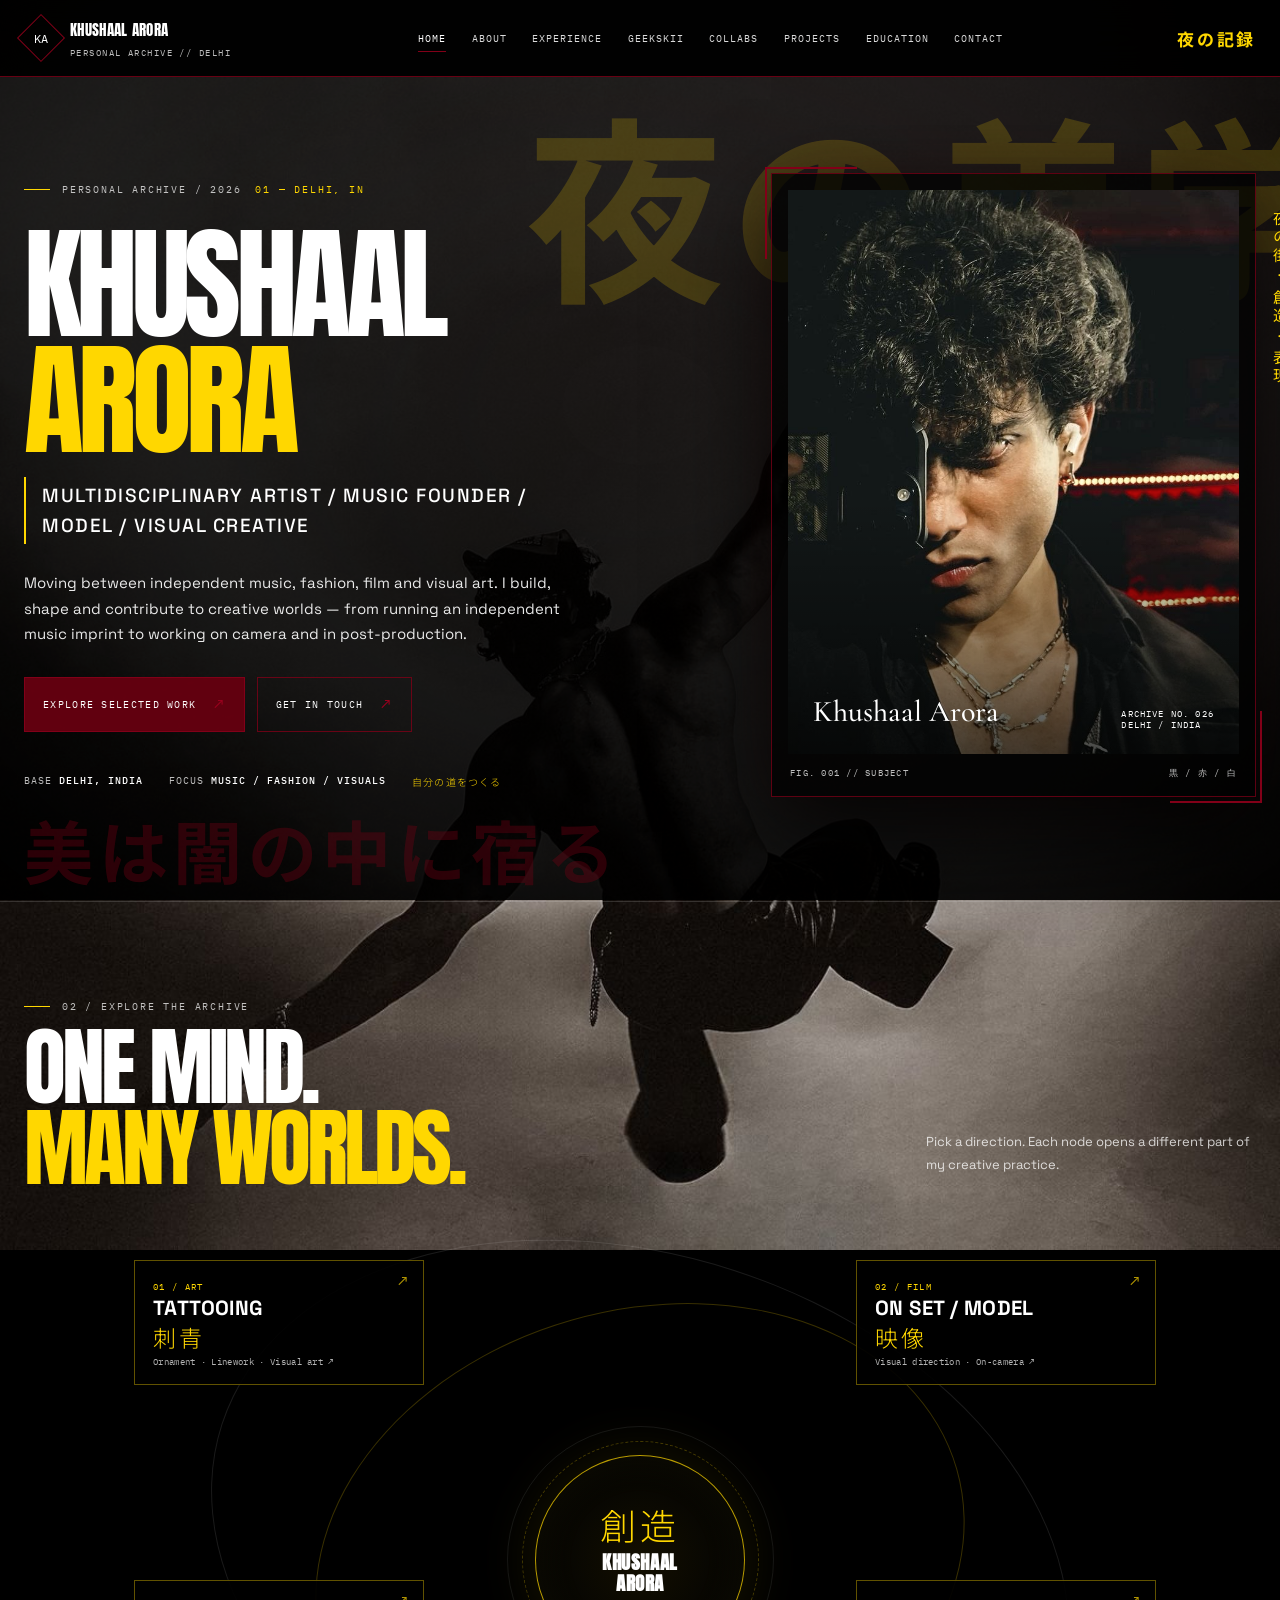
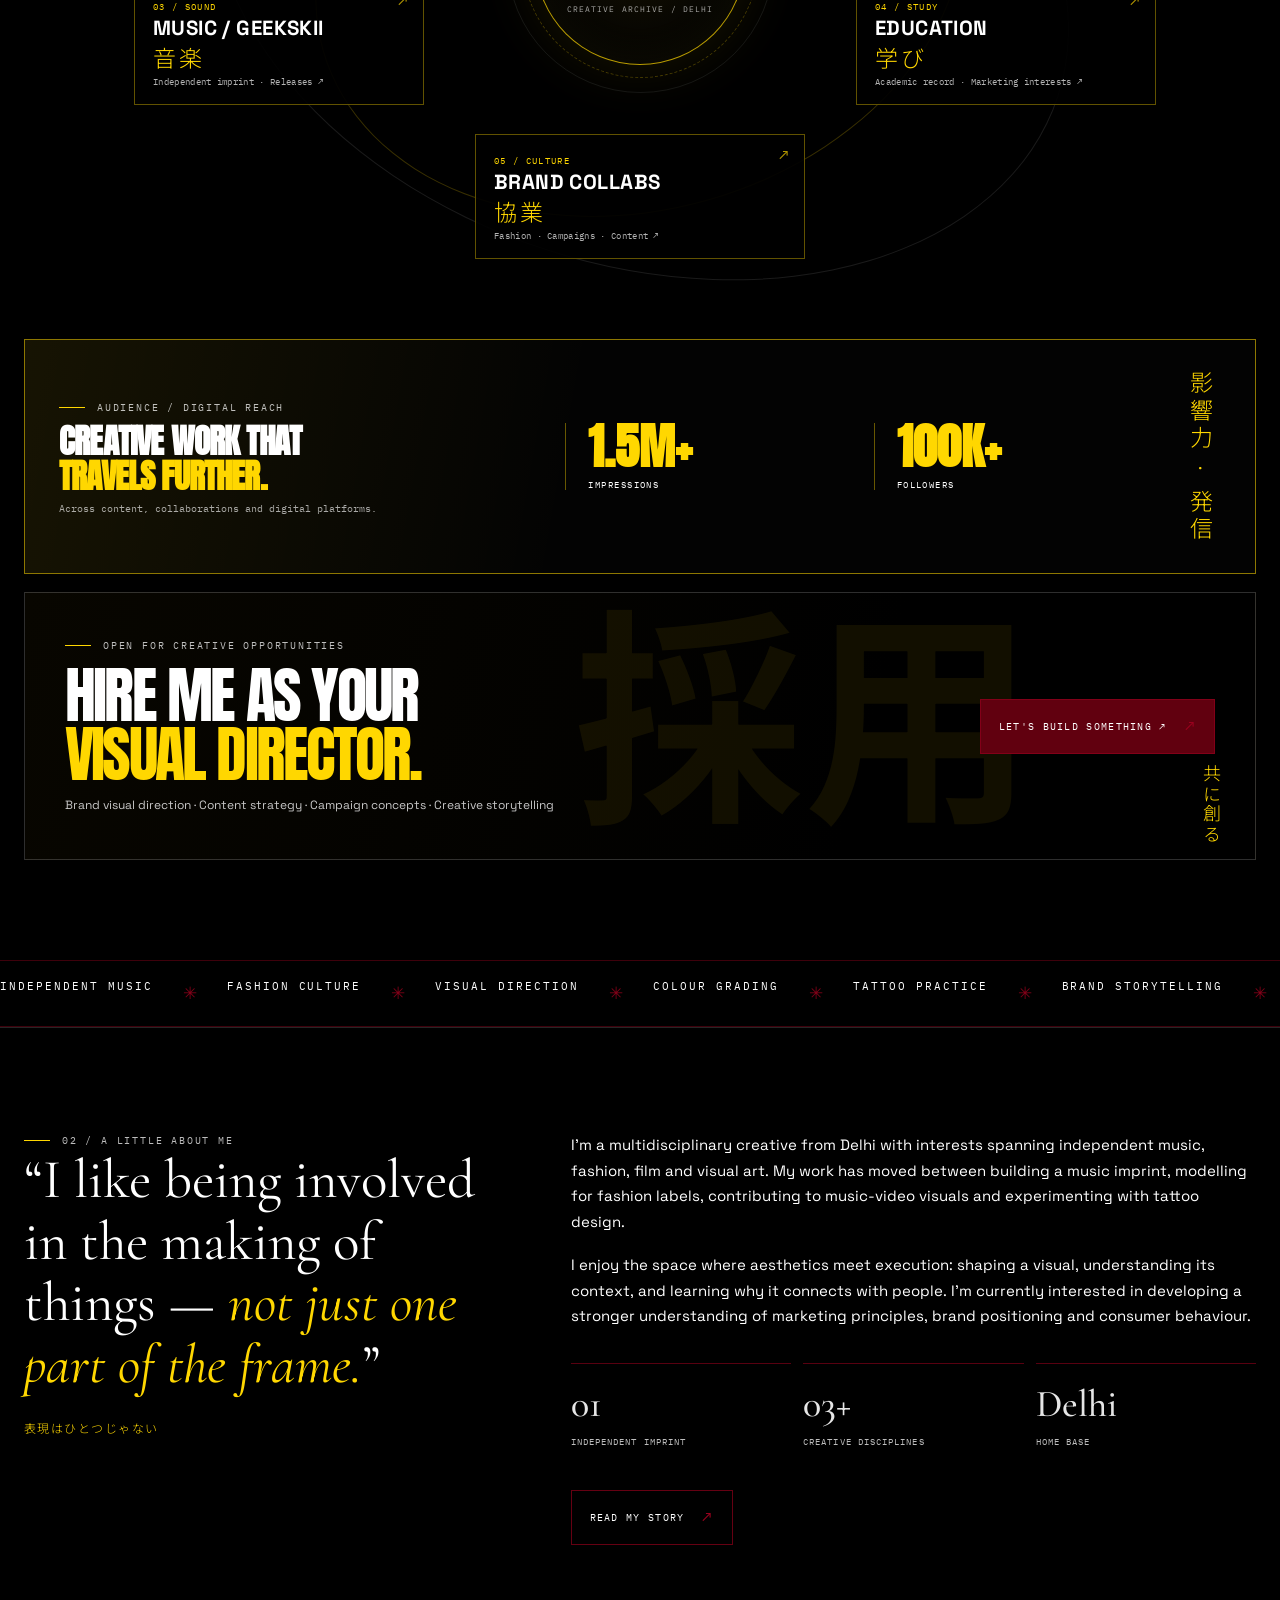
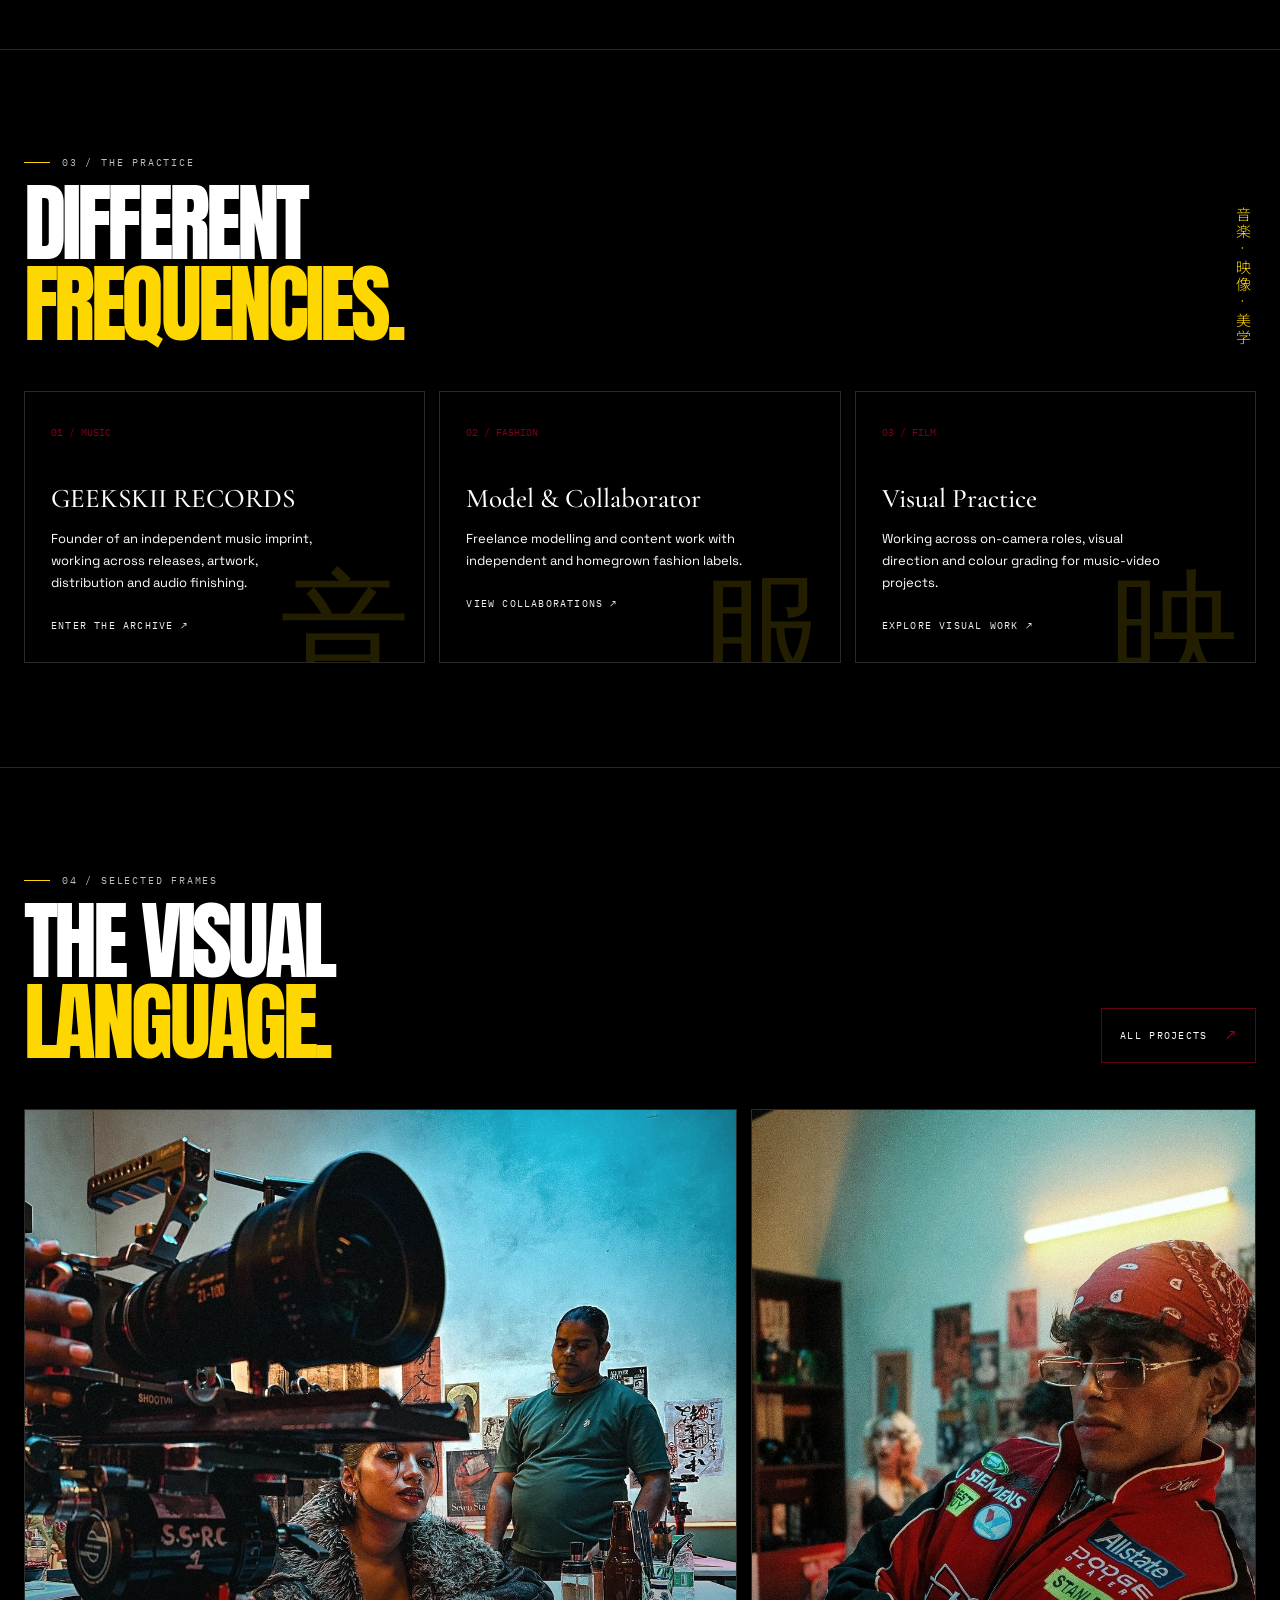
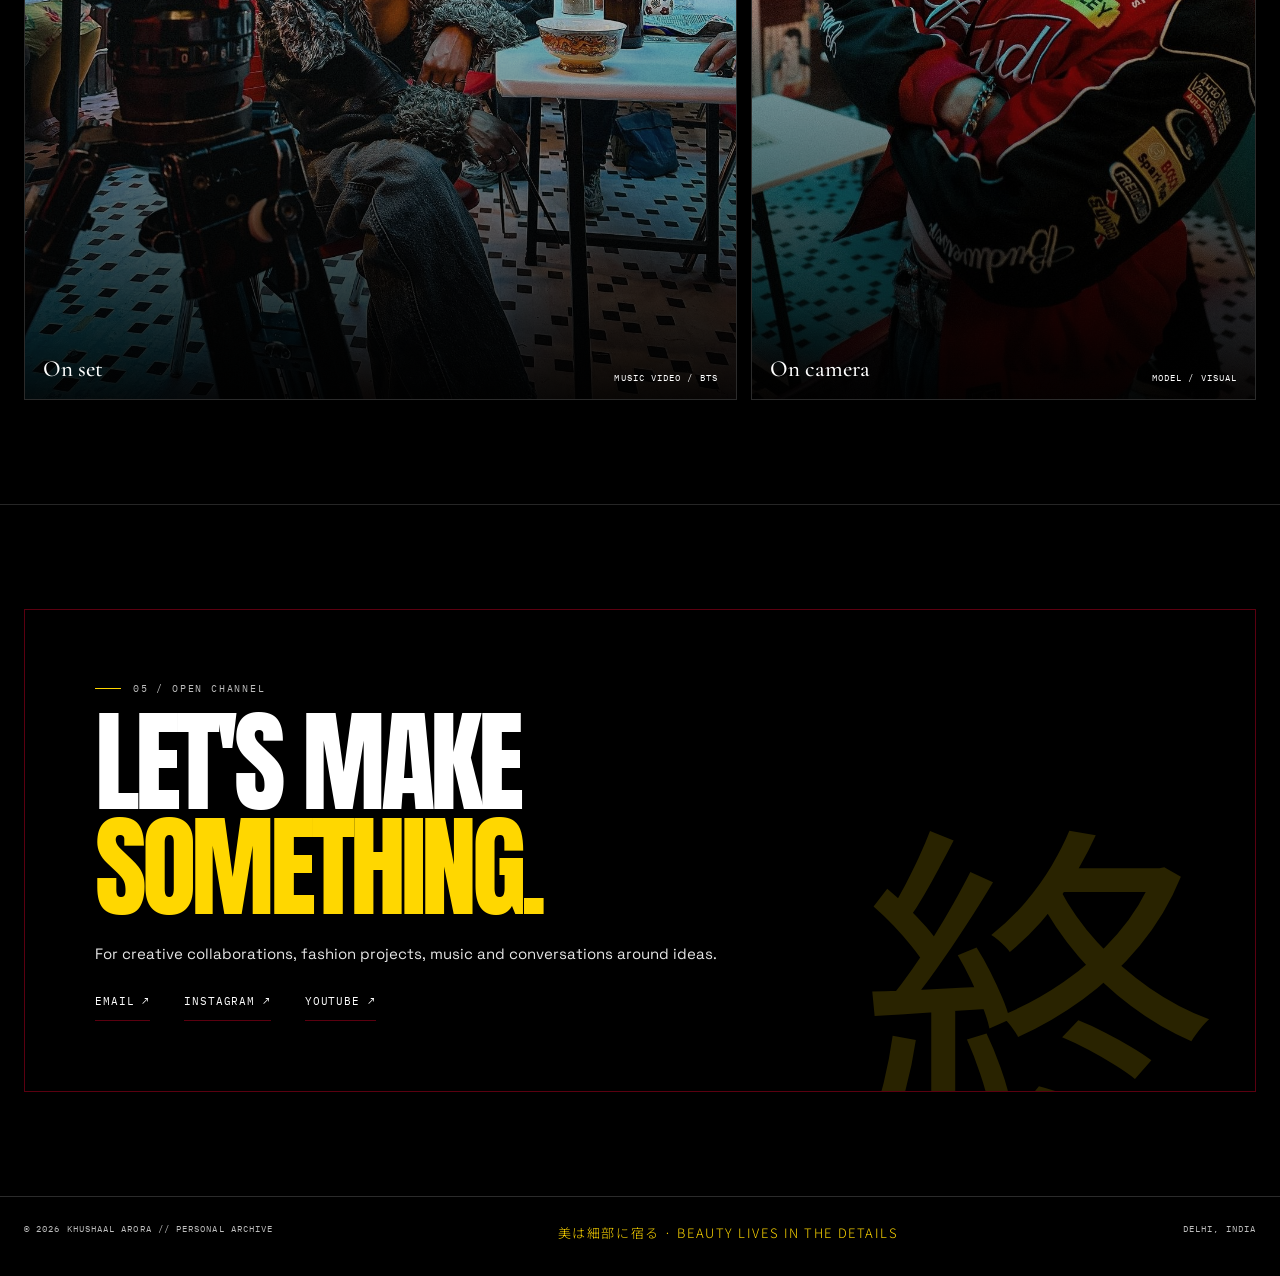
<file: index.html>
<!doctype html><html lang="en"><head><meta charset="utf-8"><meta name="viewport" content="width=device-width, initial-scale=1"><meta name="description" content="Khushaal Arora — multidisciplinary creative portfolio."><meta name="theme-color" content="#000000"><title>Home | Khushaal Arora</title><link rel="stylesheet" href="style.css"></head><body><header class="site-nav"><div class="wrap nav-inner"><a class="brand" href="index.html" aria-label="Khushaal Arora home"><span class="brand-mark"><span>KA</span></span><span><span class="brand-name">KHUSHAAL ARORA</span><span class="brand-sub">PERSONAL ARCHIVE // DELHI</span></span></a><nav class="nav-links" aria-label="Main navigation"><a class="active" href="index.html">Home</a><a class="" href="about.html">About</a><a class="" href="experience.html">Experience</a><a class="" href="geekskii.html">GEEKSKII</a><a class="" href="collaborations.html">Collabs</a><a class="" href="projects.html">Projects</a><a class="" href="education.html">Education</a><a class="" href="contact.html">Contact</a></nav><span class="nav-jp">夜の記録</span></div></header><main><section class="wrap hero"><div class="hero-copy"><div class="hero-kicker"><span class="eyebrow">PERSONAL ARCHIVE / 2026</span><span class="mono red">01 — DELHI, IN</span></div><h1 class="display">KHUSHAAL <span>ARORA</span></h1><div class="hero-role">MULTIDISCIPLINARY ARTIST / MUSIC FOUNDER / MODEL / VISUAL CREATIVE</div><p class="hero-intro">Moving between independent music, fashion, film and visual art. I build, shape and contribute to creative worlds — from running an independent music imprint to working on camera and in post-production.</p><div class="hero-actions"><a class="btn btn-solid" href="projects.html">Explore selected work</a><a class="btn" href="contact.html">Get in touch</a></div><div class="hero-meta"><span>BASE <b>DELHI, INDIA</b></span><span>FOCUS <b>MUSIC / FASHION / VISUALS</b></span><span class="jp">自分の道をつくる</span></div></div><div class="hero-art"><span class="side-stamp">夜の街 · 創造 · 表現</span><div class="portrait-frame"><img src="assets/khushaal-pfp.jpg" alt="Portrait of Khushaal Arora" fetchpriority="high"><div class="portrait-label"><strong>Khushaal Arora</strong><small>ARCHIVE NO. 026<br>DELHI / INDIA</small></div></div><div class="frame-caption"><span>FIG. 001 // SUBJECT</span><span>黒 / 赤 / 白</span></div></div></section>
<section class="section creative-cloud-section" aria-labelledby="creative-cloud-title">
  <div class="wrap">
    <div class="section-head cloud-heading">
      <div><div class="eyebrow">02 / EXPLORE THE ARCHIVE</div><h2 id="creative-cloud-title" class="display">ONE MIND.<br><span class="red">MANY WORLDS.</span></h2></div>
      <p class="cloud-intro">Pick a direction. Each node opens a different part of my creative practice.</p>
    </div>
    <div class="creative-cloud" aria-label="Interactive creative portfolio navigation">
      <span class="cloud-orbit orbit-one" aria-hidden="true"></span><span class="cloud-orbit orbit-two" aria-hidden="true"></span>
      <div class="cloud-core"><span class="jp cloud-kanji">創造</span><strong>KHUSHAAL<br>ARORA</strong><small>CREATIVE ARCHIVE / DELHI</small></div>
      <a class="cloud-node node-tattoo" href="projects.html#tattoo" aria-label="Explore tattoo art"><span class="node-index">01 / ART</span><strong>TATTOOING</strong><span class="jp node-jp">刺青</span><small>Ornament · Linework · Visual art ↗</small></a>
      <a class="cloud-node node-film" href="experience.html#visual-work" aria-label="Explore visual artist on set and modelling"><span class="node-index">02 / FILM</span><strong>ON SET / MODEL</strong><span class="jp node-jp">映像</span><small>Visual direction · On-camera ↗</small></a>
      <a class="cloud-node node-music" href="geekskii.html" aria-label="Explore GEEKSKII RECORDS and music"><span class="node-index">03 / SOUND</span><strong>MUSIC / GEEKSKII</strong><span class="jp node-jp">音楽</span><small>Independent imprint · Releases ↗</small></a>
      <a class="cloud-node node-education" href="education.html" aria-label="Explore education"><span class="node-index">04 / STUDY</span><strong>EDUCATION</strong><span class="jp node-jp">学び</span><small>Academic record · Marketing interests ↗</small></a>
      <a class="cloud-node node-brands" href="collaborations.html" aria-label="Explore brand collaborations"><span class="node-index">05 / CULTURE</span><strong>BRAND COLLABS</strong><span class="jp node-jp">協業</span><small>Fashion · Campaigns · Content ↗</small></a>
    </div>
    <div class="reach-banner">
      <div class="reach-copy"><span class="eyebrow">AUDIENCE / DIGITAL REACH</span><strong>CREATIVE WORK THAT<br><em>TRAVELS FURTHER.</em></strong><small>Across content, collaborations and digital platforms.</small></div>
      <div class="reach-stat"><b>1.5M+</b><span>IMPRESSIONS</span></div>
      <div class="reach-stat"><b>100K+</b><span>FOLLOWERS</span></div>
      <div class="reach-jp jp">影響力 · 発信</div>
    </div>
    <div class="hire-banner"><div><span class="eyebrow">OPEN FOR CREATIVE OPPORTUNITIES</span><h2 class="display">HIRE ME AS YOUR<br><span class="red">VISUAL DIRECTOR.</span></h2><p>Brand visual direction · Content strategy · Campaign concepts · Creative storytelling</p></div><a class="btn btn-solid" href="contact.html">LET'S BUILD SOMETHING ↗</a><span class="hire-jp jp" aria-hidden="true">共に創る</span></div>
  </div>
</section>
<div class="ticker" aria-label="Creative disciplines"><div class="ticker-track"><span>Independent music</span><i>✳</i><span>Fashion culture</span><i>✳</i><span>Visual direction</span><i>✳</i><span>Colour grading</span><i>✳</i><span>Tattoo practice</span><i>✳</i><span>Brand storytelling</span><i>✳</i><span>Independent music</span><i>✳</i><span>Fashion culture</span><i>✳</i><span>Visual direction</span><i>✳</i><span>Colour grading</span><i>✳</i><span>Tattoo practice</span><i>✳</i><span>Brand storytelling</span><i>✳</i></div></div>
<section class="section"><div class="wrap intro-grid"><div class="reveal"><div class="eyebrow">02 / A LITTLE ABOUT ME</div><div class="intro-quote">“I like being involved in the making of things — <em>not just one part of the frame.</em>”</div><div class="jp red" style="font-size:12px;margin-top:22px">表現はひとつじゃない</div></div><div class="body-copy reveal"><p>I'm a multidisciplinary creative from Delhi with interests spanning independent music, fashion, film and visual art. My work has moved between building a music imprint, modelling for fashion labels, contributing to music-video visuals and experimenting with tattoo design.</p><p>I enjoy the space where aesthetics meet execution: shaping a visual, understanding its context, and learning why it connects with people. I'm currently interested in developing a stronger understanding of marketing principles, brand positioning and consumer behaviour.</p><div class="stat-row"><div class="stat"><strong>01</strong><small>Independent imprint</small></div><div class="stat"><strong>03+</strong><small>Creative disciplines</small></div><div class="stat"><strong>Delhi</strong><small>Home base</small></div></div><div style="margin-top:28px"><a class="btn" href="about.html">Read my story</a></div></div></div></section>
<section class="section"><div class="wrap"><div class="section-head"><div><div class="eyebrow">03 / THE PRACTICE</div><h2 class="display">DIFFERENT<br><span class="red">FREQUENCIES.</span></h2></div><div class="jp-vertical jp red">音楽 · 映像 · 美学</div></div><div class="feature-grid"><article class="feature-card reveal" data-mark="音"><span class="n">01 / MUSIC</span><h3>GEEKSKII RECORDS</h3><p>Founder of an independent music imprint, working across releases, artwork, distribution and audio finishing.</p><a href="geekskii.html">Enter the archive ↗</a></article><article class="feature-card reveal" data-mark="服"><span class="n">02 / FASHION</span><h3>Model & Collaborator</h3><p>Freelance modelling and content work with independent and homegrown fashion labels.</p><a href="collaborations.html">View collaborations ↗</a></article><article class="feature-card reveal" data-mark="映"><span class="n">03 / FILM</span><h3>Visual Practice</h3><p>Working across on-camera roles, visual direction and colour grading for music-video projects.</p><a href="projects.html">Explore visual work ↗</a></article></div></div></section>
<section class="section"><div class="wrap"><div class="section-head"><div><div class="eyebrow">04 / SELECTED FRAMES</div><h2 class="display">THE VISUAL<br><span class="red">LANGUAGE.</span></h2></div><a class="btn" href="projects.html">All projects</a></div><div class="gallery"><a class="gallery-item g-7 tall" href="projects.html"><img src="assets/video-bts-camera.jpg" alt="Behind-the-scenes music video production still"><div class="gallery-caption"><strong>On set</strong><span>Music video / BTS</span></div></a><a class="gallery-item g-5 tall" href="projects.html"><img src="assets/video-fashion-still.jpg" alt="Fashion-led music video still"><div class="gallery-caption"><strong>On camera</strong><span>Model / Visual</span></div></a></div></div></section>
<section class="section"><div class="wrap"><div class="contact-panel reveal"><div class="eyebrow">05 / OPEN CHANNEL</div><h2 class="display">LET'S MAKE<br><span class="red">SOMETHING.</span></h2><p class="body-copy">For creative collaborations, fashion projects, music and conversations around ideas.</p><div class="contact-links"><a href="mailto:khushaal.arora26@iimb.ac.in">EMAIL ↗</a><a href="https://www.instagram.com/khxshaal/" target="_blank" rel="noopener">INSTAGRAM ↗</a><a href="https://www.youtube.com/channel/UCDNNR2lTYiixJgttXP1RQTg" target="_blank" rel="noopener">YOUTUBE ↗</a></div></div></div></section></main><footer class="site-footer"><div class="wrap footer-inner"><span>© 2026 KHUSHAAL ARORA // PERSONAL ARCHIVE</span><span class="jp">美は細部に宿る · Beauty lives in the details</span><span>DELHI, INDIA</span></div></footer></body></html>
</file>
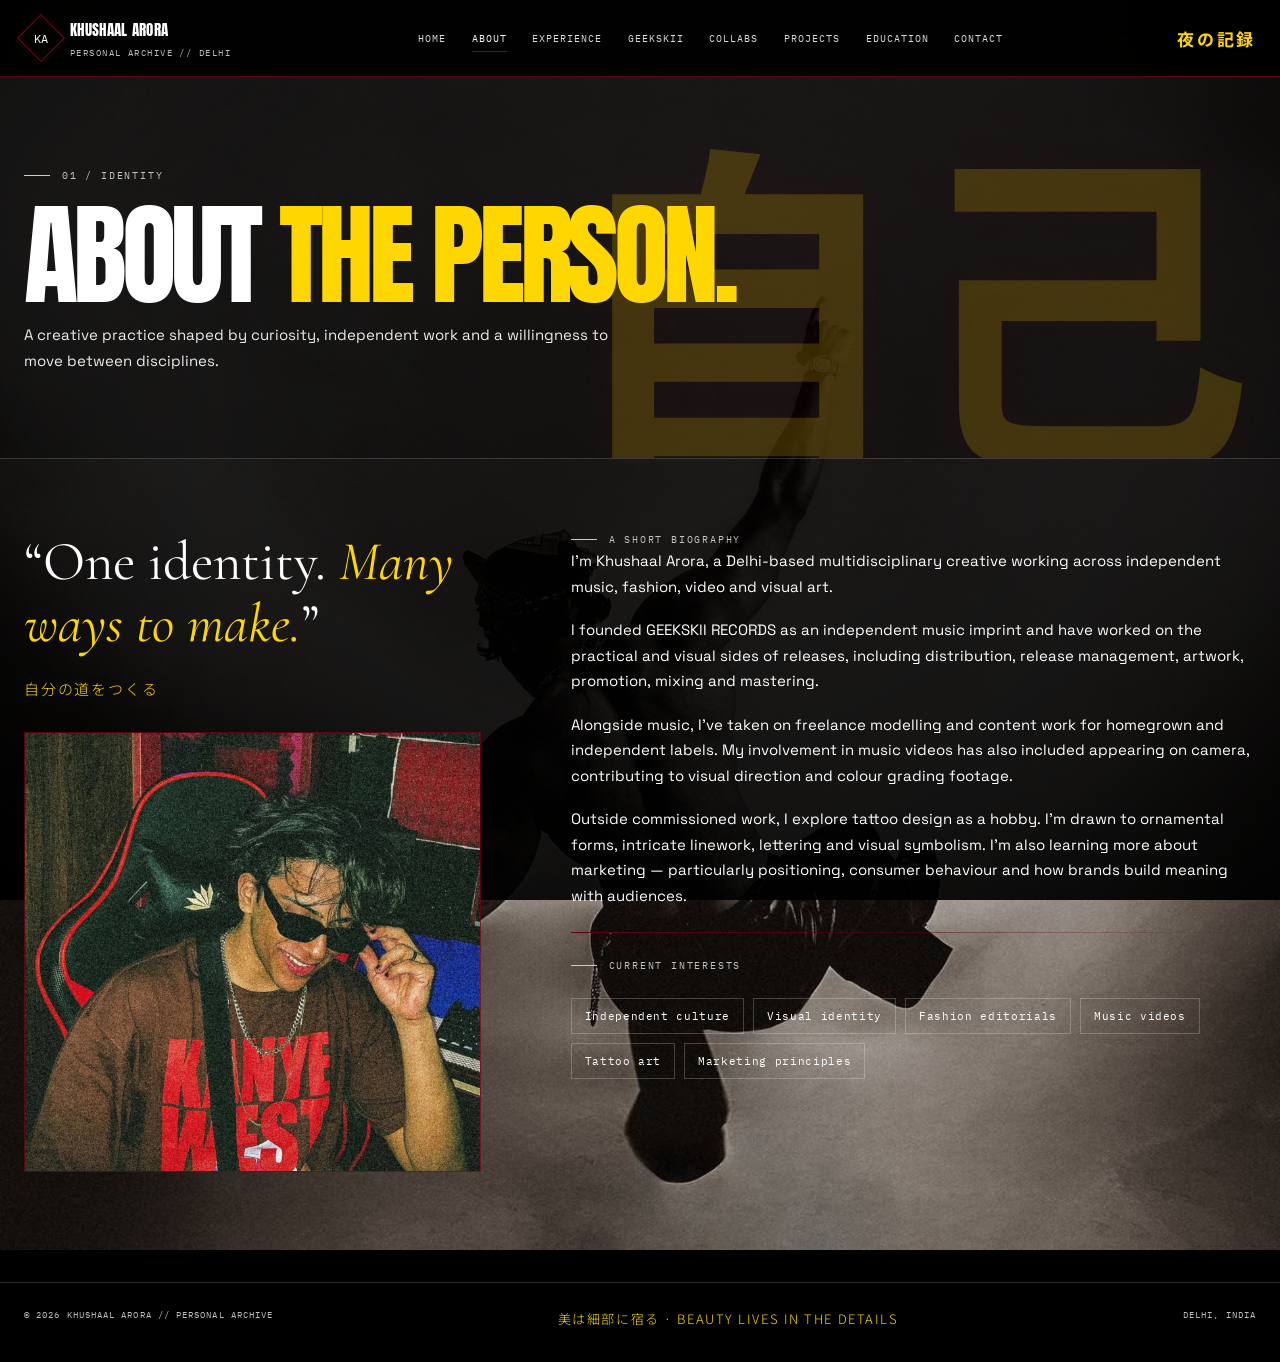
<file: about.html>
<!doctype html><html lang="en"><head><meta charset="utf-8"><meta name="viewport" content="width=device-width, initial-scale=1"><meta name="description" content="Khushaal Arora — multidisciplinary creative portfolio."><meta name="theme-color" content="#000000"><title>About | Khushaal Arora</title><link rel="stylesheet" href="style.css"></head><body><header class="site-nav"><div class="wrap nav-inner"><a class="brand" href="index.html" aria-label="Khushaal Arora home"><span class="brand-mark"><span>KA</span></span><span><span class="brand-name">KHUSHAAL ARORA</span><span class="brand-sub">PERSONAL ARCHIVE // DELHI</span></span></a><nav class="nav-links" aria-label="Main navigation"><a class="" href="index.html">Home</a><a class="active" href="about.html">About</a><a class="" href="experience.html">Experience</a><a class="" href="geekskii.html">GEEKSKII</a><a class="" href="collaborations.html">Collabs</a><a class="" href="projects.html">Projects</a><a class="" href="education.html">Education</a><a class="" href="contact.html">Contact</a></nav><span class="nav-jp">夜の記録</span></div></header><main><section class="page-hero" data-jp="自己"><div class="wrap"><div class="eyebrow">01 / IDENTITY</div><h1 class="display">ABOUT <span class="red">THE PERSON.</span></h1><p>A creative practice shaped by curiosity, independent work and a willingness to move between disciplines.</p></div></section><section class="page-content"><div class="wrap intro-grid"><div><div class="intro-quote">“One identity. <em>Many ways to make.</em>”</div><p class="jp red" style="margin-top:22px">自分の道をつくる</p><img src="assets/studio-portrait.jpg" alt="Khushaal in a personal studio setting" style="margin-top:30px;width:100%;max-height:440px;object-fit:cover;border:1px solid var(--line-red)"></div><div class="body-copy"><div class="eyebrow">A SHORT BIOGRAPHY</div><p>I'm Khushaal Arora, a Delhi-based multidisciplinary creative working across independent music, fashion, video and visual art.</p><p>I founded GEEKSKII RECORDS as an independent music imprint and have worked on the practical and visual sides of releases, including distribution, release management, artwork, promotion, mixing and mastering.</p><p>Alongside music, I've taken on freelance modelling and content work for homegrown and independent labels. My involvement in music videos has also included appearing on camera, contributing to visual direction and colour grading footage.</p><p>Outside commissioned work, I explore tattoo design as a hobby. I'm drawn to ornamental forms, intricate linework, lettering and visual symbolism. I'm also learning more about marketing — particularly positioning, consumer behaviour and how brands build meaning with audiences.</p><div class="accent-line"></div><div class="eyebrow">CURRENT INTERESTS</div><div class="brand-cloud"><span>Independent culture</span><span>Visual identity</span><span>Fashion editorials</span><span>Music videos</span><span>Tattoo art</span><span>Marketing principles</span></div></div></div></section></main><footer class="site-footer"><div class="wrap footer-inner"><span>© 2026 KHUSHAAL ARORA // PERSONAL ARCHIVE</span><span class="jp">美は細部に宿る · Beauty lives in the details</span><span>DELHI, INDIA</span></div></footer></body></html>
</file>
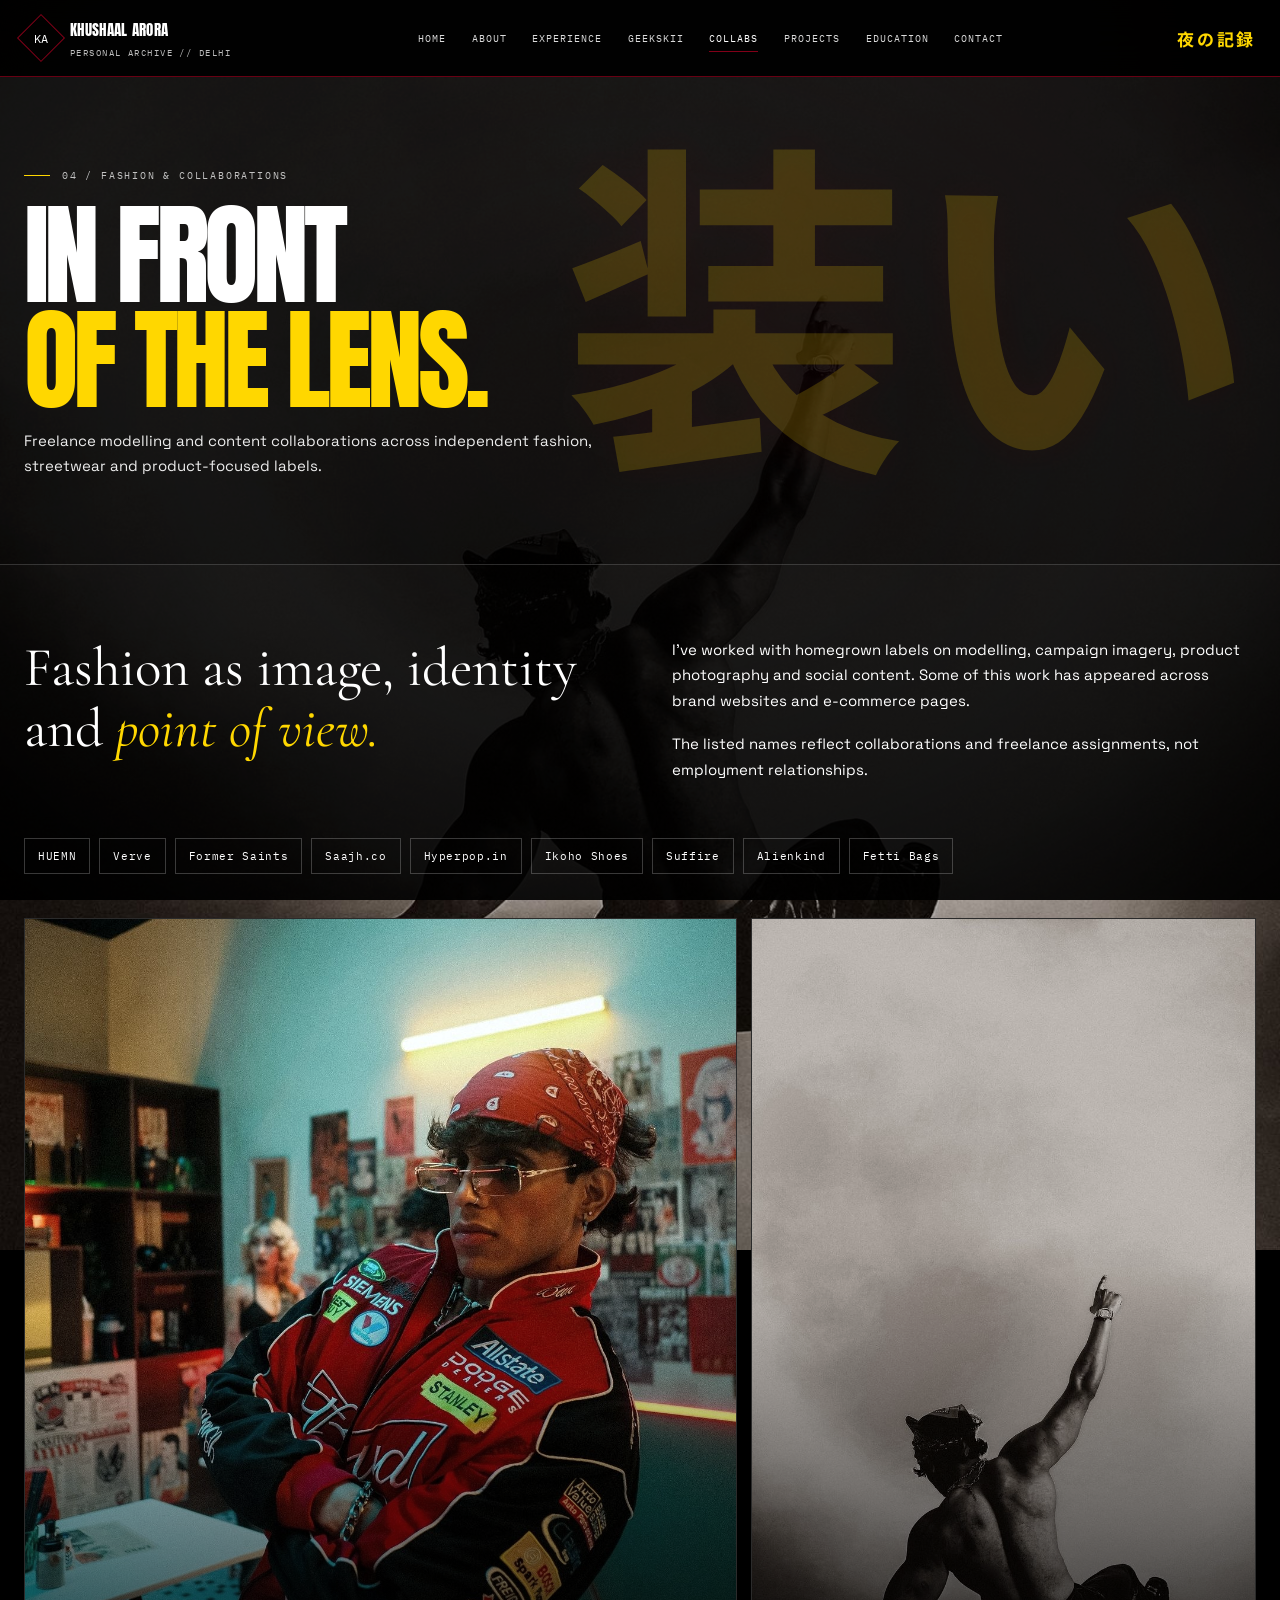
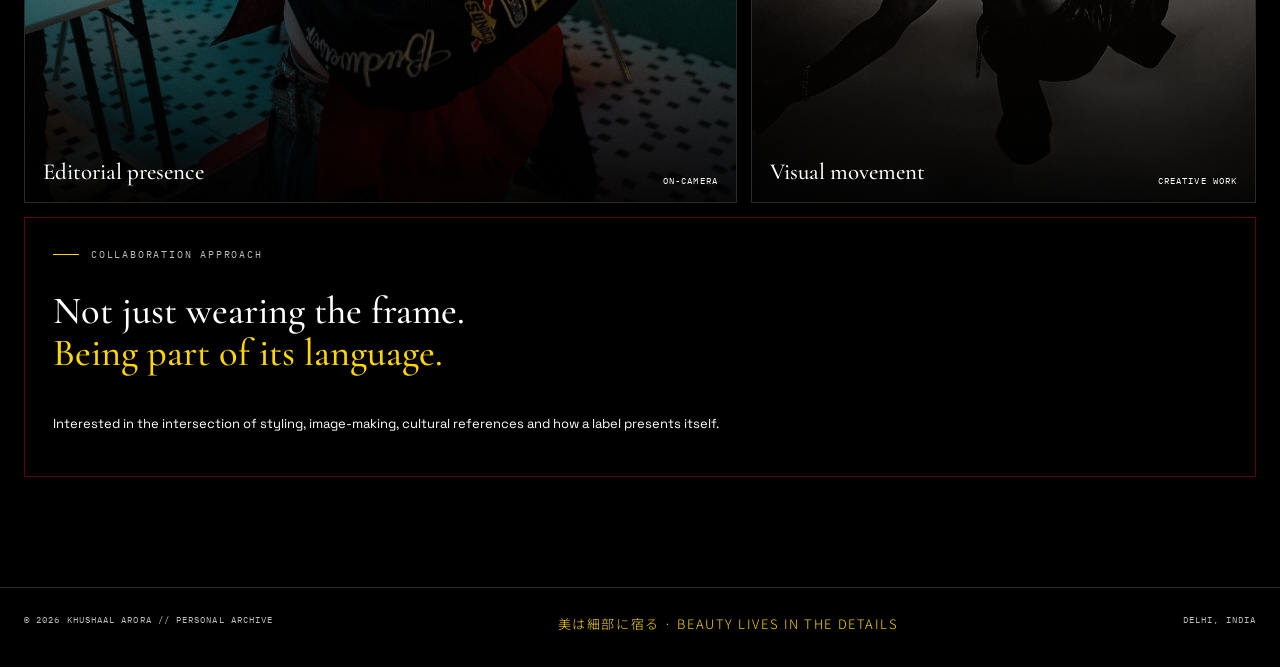
<file: collaborations.html>
<!doctype html><html lang="en"><head><meta charset="utf-8"><meta name="viewport" content="width=device-width, initial-scale=1"><meta name="description" content="Khushaal Arora — multidisciplinary creative portfolio."><meta name="theme-color" content="#000000"><title>Collaborations | Khushaal Arora</title><link rel="stylesheet" href="style.css"></head><body><header class="site-nav"><div class="wrap nav-inner"><a class="brand" href="index.html" aria-label="Khushaal Arora home"><span class="brand-mark"><span>KA</span></span><span><span class="brand-name">KHUSHAAL ARORA</span><span class="brand-sub">PERSONAL ARCHIVE // DELHI</span></span></a><nav class="nav-links" aria-label="Main navigation"><a class="" href="index.html">Home</a><a class="" href="about.html">About</a><a class="" href="experience.html">Experience</a><a class="" href="geekskii.html">GEEKSKII</a><a class="active" href="collaborations.html">Collabs</a><a class="" href="projects.html">Projects</a><a class="" href="education.html">Education</a><a class="" href="contact.html">Contact</a></nav><span class="nav-jp">夜の記録</span></div></header><main><section class="page-hero" data-jp="装い"><div class="wrap"><div class="eyebrow">04 / FASHION & COLLABORATIONS</div><h1 class="display">IN FRONT<br><span class="red">OF THE LENS.</span></h1><p>Freelance modelling and content collaborations across independent fashion, streetwear and product-focused labels.</p></div></section><section class="page-content"><div class="wrap"><div class="two-col" style="margin-bottom:38px"><div class="intro-quote">Fashion as image, identity and <em>point of view.</em></div><div class="body-copy"><p>I've worked with homegrown labels on modelling, campaign imagery, product photography and social content. Some of this work has appeared across brand websites and e-commerce pages.</p><p>The listed names reflect collaborations and freelance assignments, not employment relationships.</p></div></div><div class="brand-cloud" style="margin-bottom:44px"><span>HUEMN</span><span>Verve</span><span>Former Saints</span><span>Saajh.co</span><span>Hyperpop.in</span><span>Ikoho Shoes</span><span>Suffire</span><span>Alienkind</span><span>Fetti Bags</span></div><div class="gallery"><a class="gallery-item g-7 tall" href="projects.html"><img src="assets/video-fashion-still.jpg" alt="Khushaal in a fashion-led visual project"><div class="gallery-caption"><strong>Editorial presence</strong><span>On-camera</span></div></a><a class="gallery-item g-5 tall" href="projects.html"><img src="assets/video-monochrome-still.jpg" alt="Monochrome fashion and movement still"><div class="gallery-caption"><strong>Visual movement</strong><span>Creative work</span></div></a><div class="gallery-note g-12"><span class="eyebrow">COLLABORATION APPROACH</span><strong>Not just wearing the frame.<br><span class="red">Being part of its language.</span></strong><p>Interested in the intersection of styling, image-making, cultural references and how a label presents itself.</p></div></div></div></section></main><footer class="site-footer"><div class="wrap footer-inner"><span>© 2026 KHUSHAAL ARORA // PERSONAL ARCHIVE</span><span class="jp">美は細部に宿る · Beauty lives in the details</span><span>DELHI, INDIA</span></div></footer></body></html>
</file>
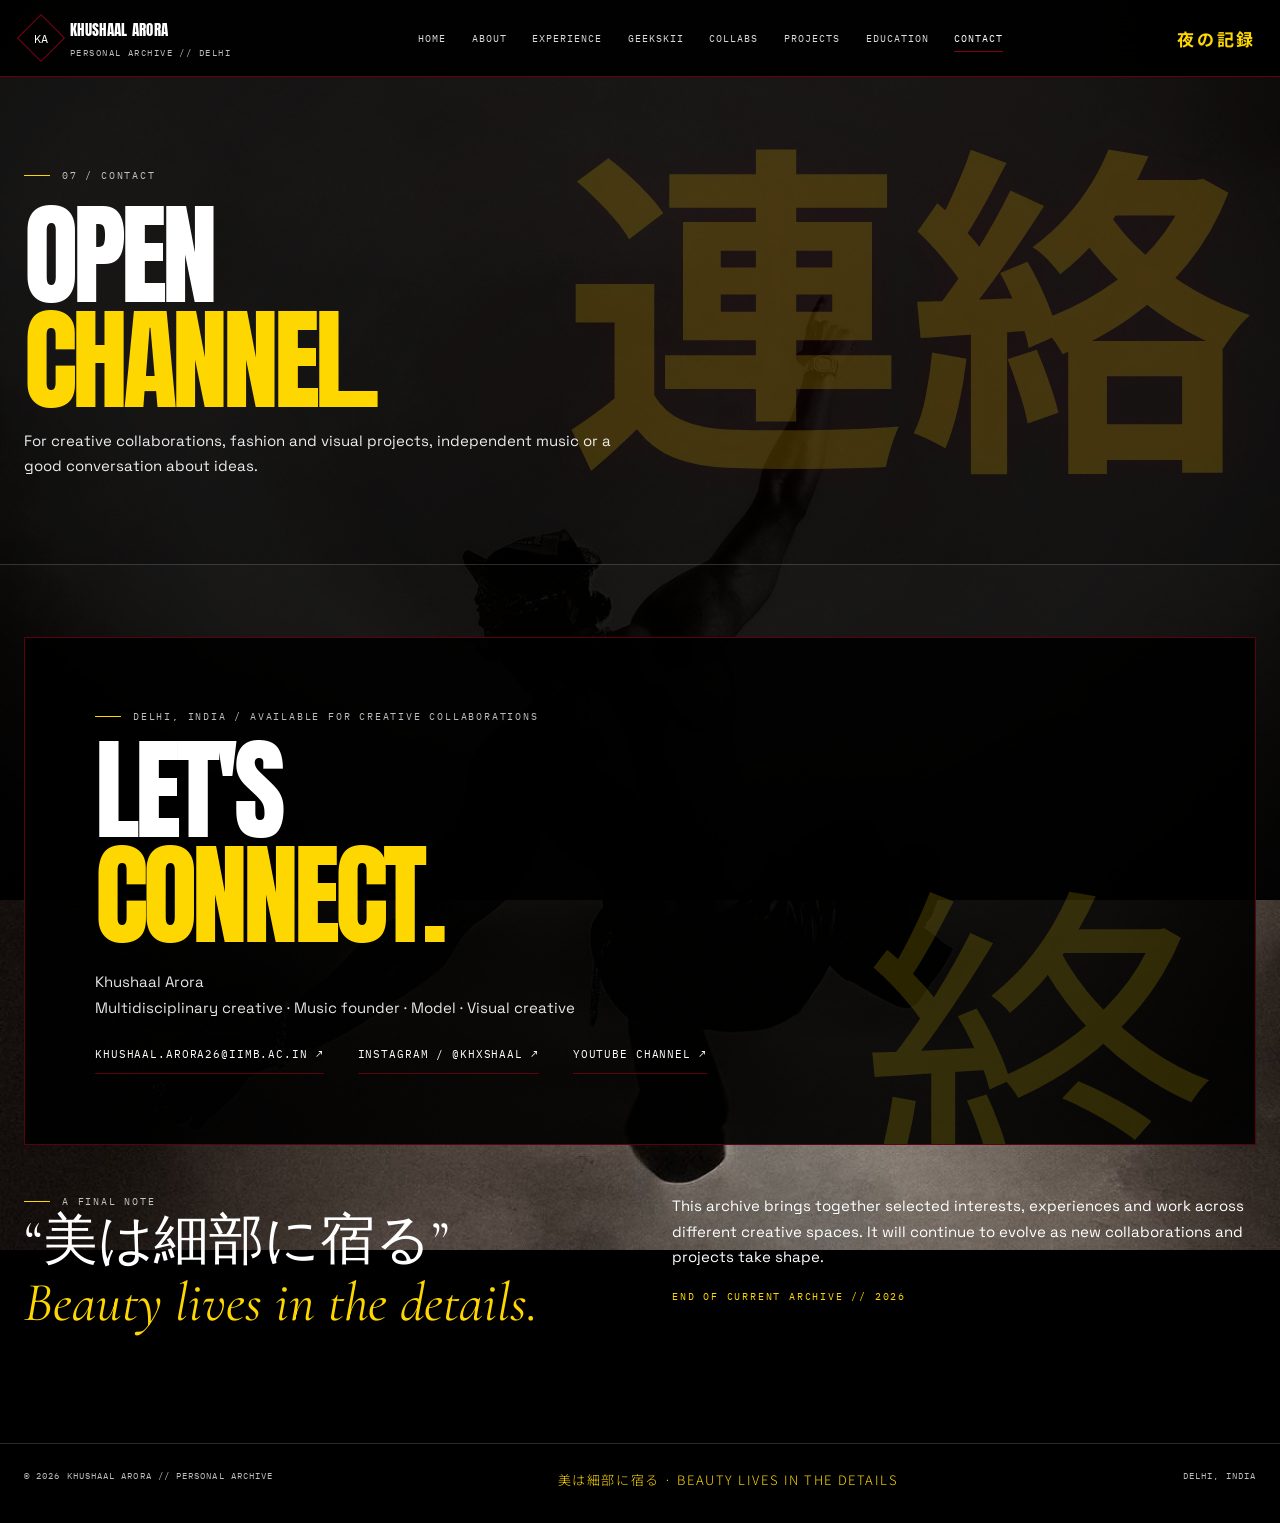
<file: contact.html>
<!doctype html><html lang="en"><head><meta charset="utf-8"><meta name="viewport" content="width=device-width, initial-scale=1"><meta name="description" content="Khushaal Arora — multidisciplinary creative portfolio."><meta name="theme-color" content="#000000"><title>Contact | Khushaal Arora</title><link rel="stylesheet" href="style.css"></head><body><header class="site-nav"><div class="wrap nav-inner"><a class="brand" href="index.html" aria-label="Khushaal Arora home"><span class="brand-mark"><span>KA</span></span><span><span class="brand-name">KHUSHAAL ARORA</span><span class="brand-sub">PERSONAL ARCHIVE // DELHI</span></span></a><nav class="nav-links" aria-label="Main navigation"><a class="" href="index.html">Home</a><a class="" href="about.html">About</a><a class="" href="experience.html">Experience</a><a class="" href="geekskii.html">GEEKSKII</a><a class="" href="collaborations.html">Collabs</a><a class="" href="projects.html">Projects</a><a class="" href="education.html">Education</a><a class="active" href="contact.html">Contact</a></nav><span class="nav-jp">夜の記録</span></div></header><main><section class="page-hero" data-jp="連絡"><div class="wrap"><div class="eyebrow">07 / CONTACT</div><h1 class="display">OPEN<br><span class="red">CHANNEL.</span></h1><p>For creative collaborations, fashion and visual projects, independent music or a good conversation about ideas.</p></div></section><section class="page-content"><div class="wrap"><div class="contact-panel"><div class="eyebrow">DELHI, INDIA / AVAILABLE FOR CREATIVE COLLABORATIONS</div><h2 class="display">LET'S<br><span class="red">CONNECT.</span></h2><p class="body-copy">Khushaal Arora<br>Multidisciplinary creative · Music founder · Model · Visual creative</p><div class="contact-links"><a href="mailto:khushaal.arora26@iimb.ac.in">KHUSHAAL.ARORA26@IIMB.AC.IN ↗</a><a href="https://www.instagram.com/khxshaal/" target="_blank" rel="noopener">INSTAGRAM / @KHXSHAAL ↗</a><a href="https://www.youtube.com/channel/UCDNNR2lTYiixJgttXP1RQTg" target="_blank" rel="noopener">YOUTUBE CHANNEL ↗</a></div></div><div class="two-col" style="margin-top:48px"><div><div class="eyebrow">A FINAL NOTE</div><div class="intro-quote">“美は細部に宿る”<br><em>Beauty lives in the details.</em></div></div><div class="body-copy"><p>This archive brings together selected interests, experiences and work across different creative spaces. It will continue to evolve as new collaborations and projects take shape.</p><p class="mono red">END OF CURRENT ARCHIVE // 2026</p></div></div></div></section></main><footer class="site-footer"><div class="wrap footer-inner"><span>© 2026 KHUSHAAL ARORA // PERSONAL ARCHIVE</span><span class="jp">美は細部に宿る · Beauty lives in the details</span><span>DELHI, INDIA</span></div></footer></body></html>
</file>
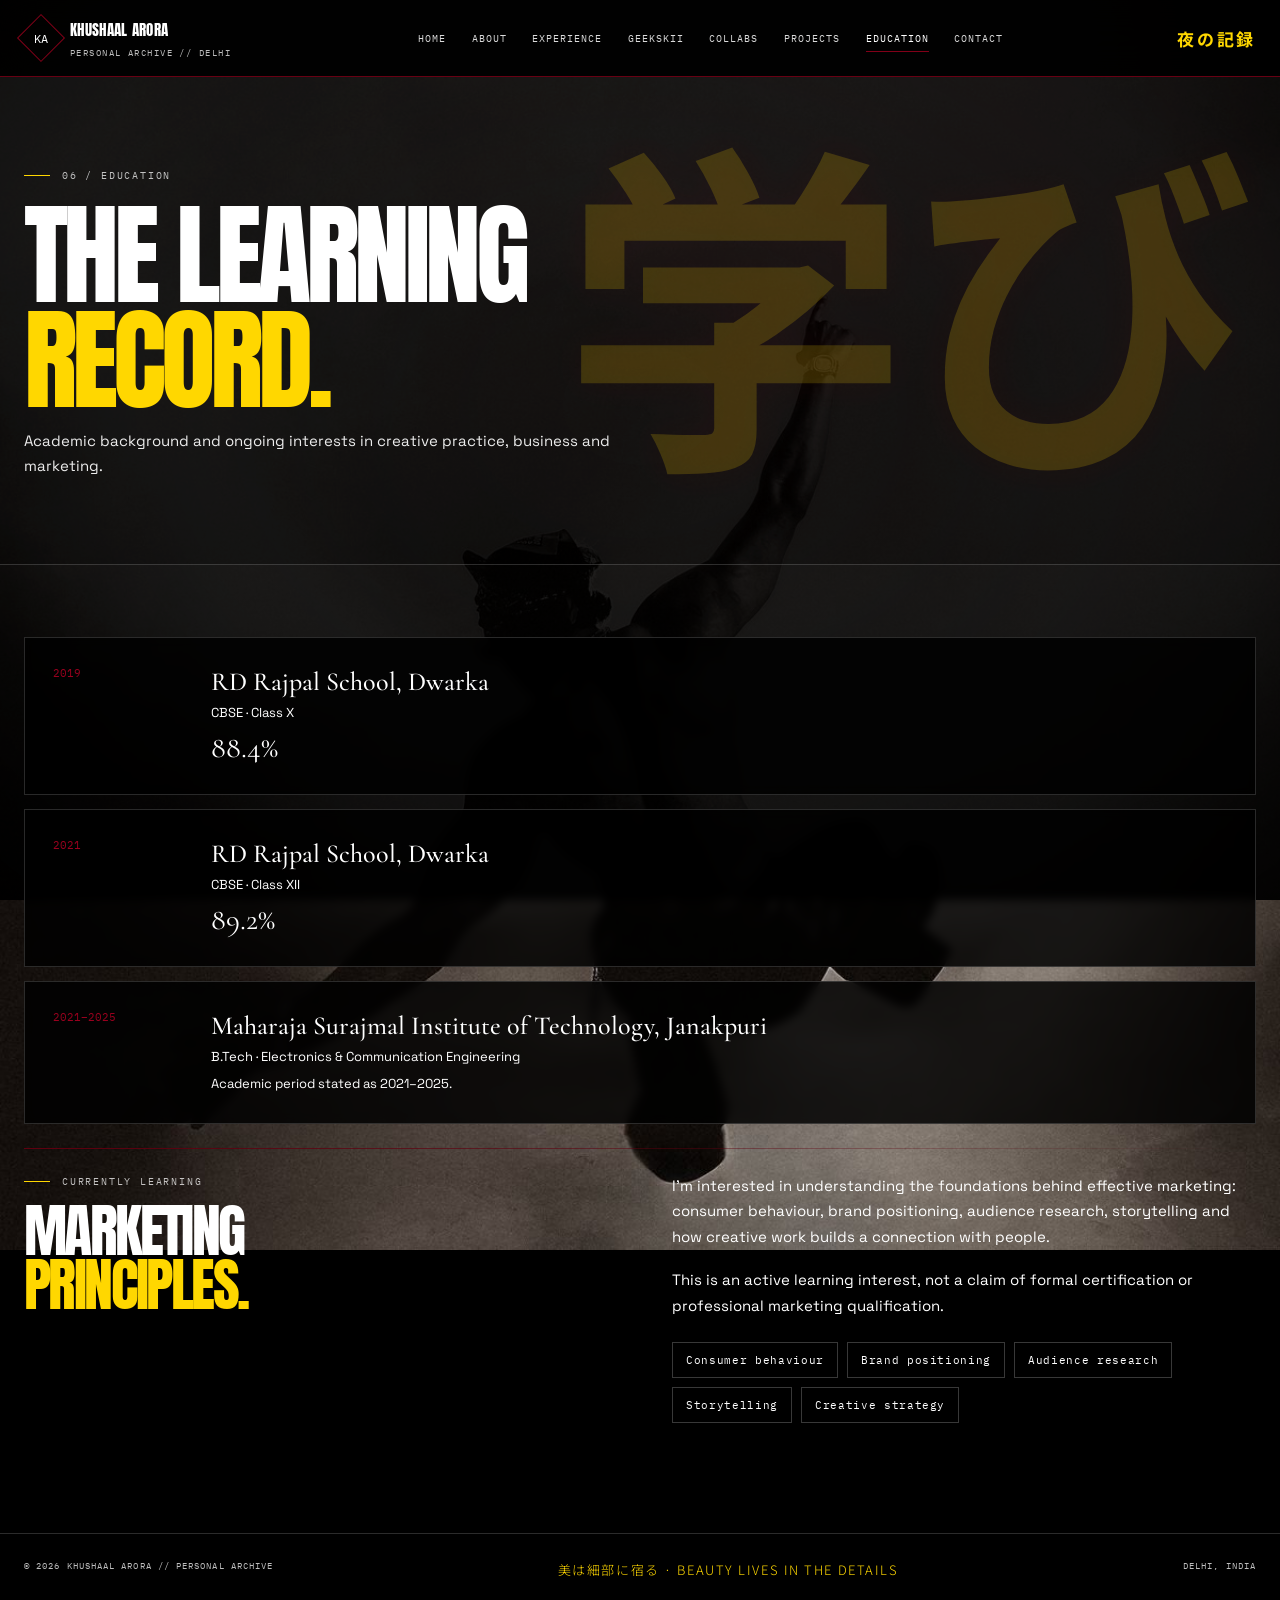
<file: education.html>
<!doctype html><html lang="en"><head><meta charset="utf-8"><meta name="viewport" content="width=device-width, initial-scale=1"><meta name="description" content="Khushaal Arora — multidisciplinary creative portfolio."><meta name="theme-color" content="#000000"><title>Education | Khushaal Arora</title><link rel="stylesheet" href="style.css"></head><body><header class="site-nav"><div class="wrap nav-inner"><a class="brand" href="index.html" aria-label="Khushaal Arora home"><span class="brand-mark"><span>KA</span></span><span><span class="brand-name">KHUSHAAL ARORA</span><span class="brand-sub">PERSONAL ARCHIVE // DELHI</span></span></a><nav class="nav-links" aria-label="Main navigation"><a class="" href="index.html">Home</a><a class="" href="about.html">About</a><a class="" href="experience.html">Experience</a><a class="" href="geekskii.html">GEEKSKII</a><a class="" href="collaborations.html">Collabs</a><a class="" href="projects.html">Projects</a><a class="active" href="education.html">Education</a><a class="" href="contact.html">Contact</a></nav><span class="nav-jp">夜の記録</span></div></header><main><section class="page-hero" data-jp="学び"><div class="wrap"><div class="eyebrow">06 / EDUCATION</div><h1 class="display">THE LEARNING<br><span class="red">RECORD.</span></h1><p>Academic background and ongoing interests in creative practice, business and marketing.</p></div></section><section class="page-content"><div class="wrap"><div class="education-card"><div class="year">2019</div><div><h3>RD Rajpal School, Dwarka</h3><p>CBSE · Class X</p><p><strong style="color:white;font:30px var(--serif)">88.4%</strong></p></div></div><div class="education-card"><div class="year">2021</div><div><h3>RD Rajpal School, Dwarka</h3><p>CBSE · Class XII</p><p><strong style="color:white;font:30px var(--serif)">89.2%</strong></p></div></div><div class="education-card"><div class="year">2021–2025</div><div><h3>Maharaja Surajmal Institute of Technology, Janakpuri</h3><p>B.Tech · Electronics & Communication Engineering</p><p>Academic period stated as 2021–2025.</p></div></div><div class="accent-line"></div><div class="two-col"><div><div class="eyebrow">CURRENTLY LEARNING</div><h2 class="display" style="font-size:clamp(34px,5vw,58px);margin:14px 0">MARKETING<br><span class="red">PRINCIPLES.</span></h2></div><div class="body-copy"><p>I'm interested in understanding the foundations behind effective marketing: consumer behaviour, brand positioning, audience research, storytelling and how creative work builds a connection with people.</p><p>This is an active learning interest, not a claim of formal certification or professional marketing qualification.</p><div class="brand-cloud"><span>Consumer behaviour</span><span>Brand positioning</span><span>Audience research</span><span>Storytelling</span><span>Creative strategy</span></div></div></div></div></section></main><footer class="site-footer"><div class="wrap footer-inner"><span>© 2026 KHUSHAAL ARORA // PERSONAL ARCHIVE</span><span class="jp">美は細部に宿る · Beauty lives in the details</span><span>DELHI, INDIA</span></div></footer></body></html>
</file>
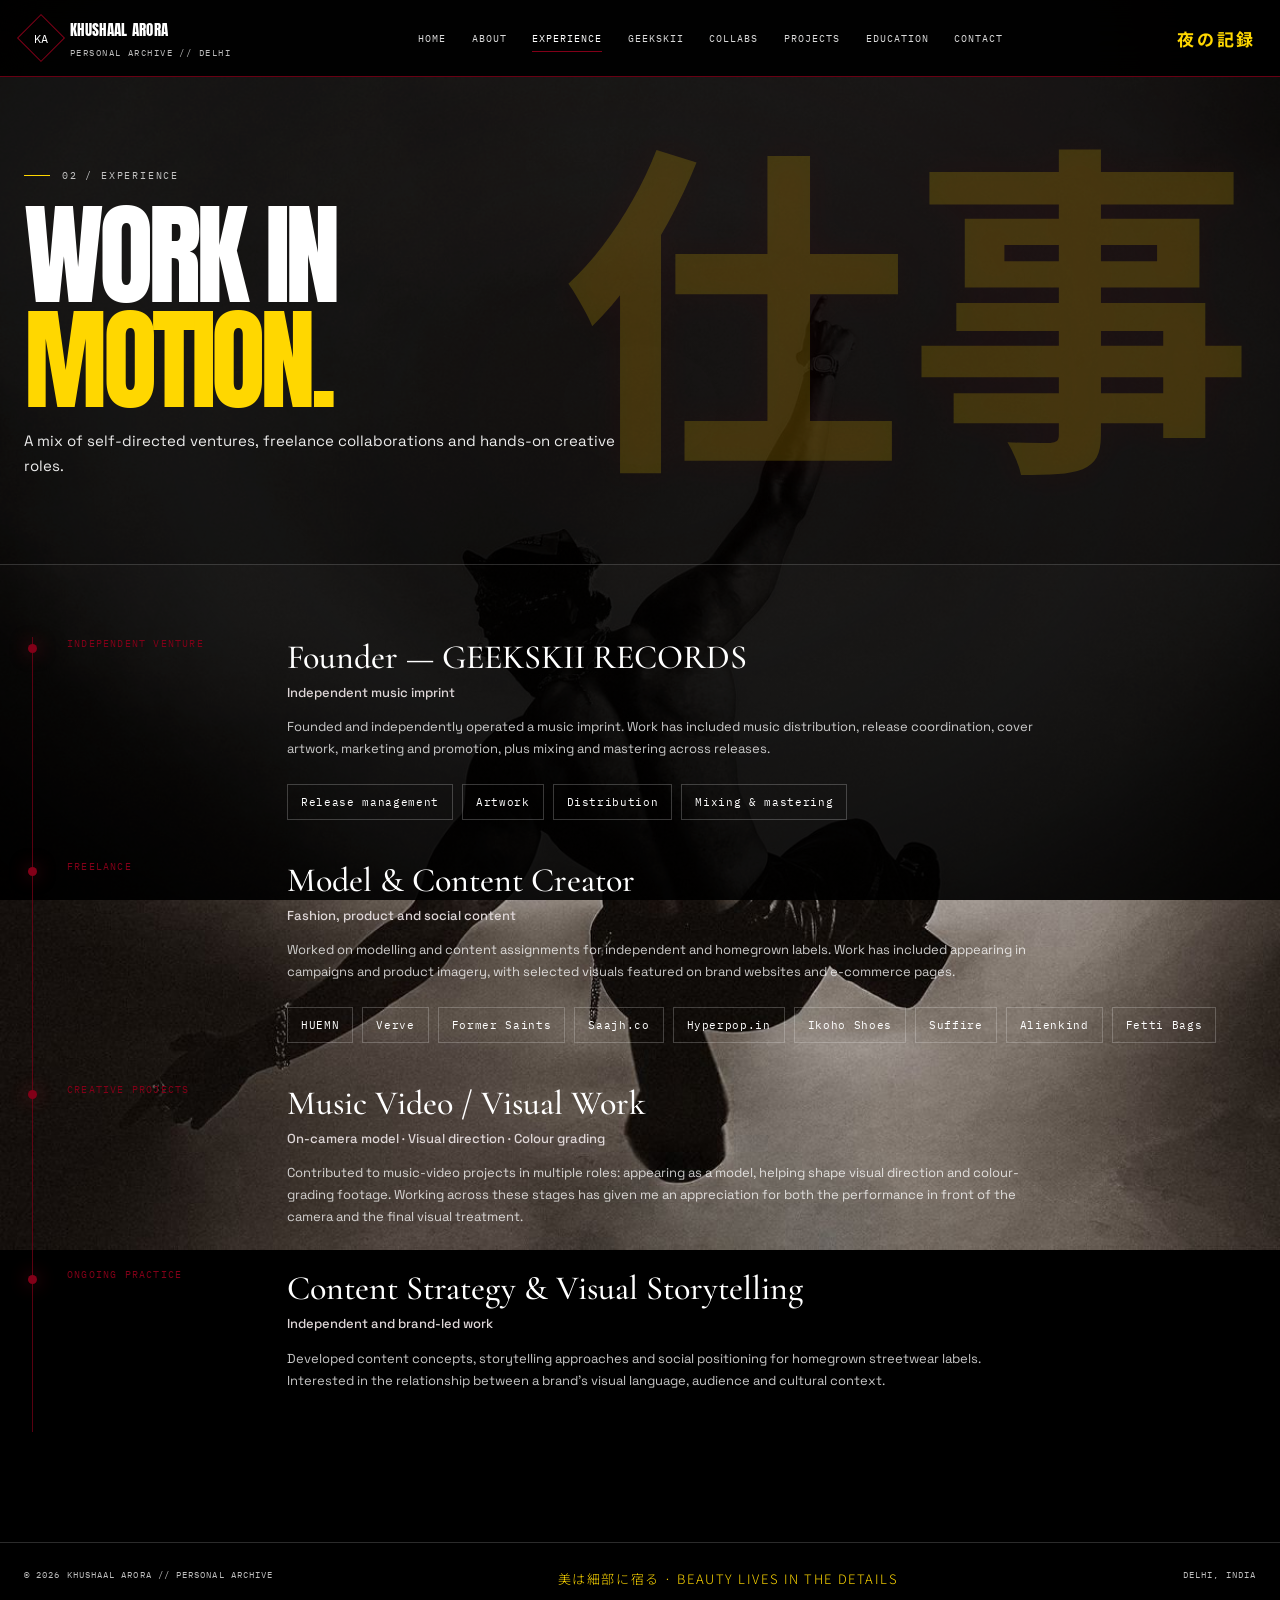
<file: experience.html>
<!doctype html><html lang="en"><head><meta charset="utf-8"><meta name="viewport" content="width=device-width, initial-scale=1"><meta name="description" content="Khushaal Arora — multidisciplinary creative portfolio."><meta name="theme-color" content="#000000"><title>Experience | Khushaal Arora</title><link rel="stylesheet" href="style.css"></head><body><header class="site-nav"><div class="wrap nav-inner"><a class="brand" href="index.html" aria-label="Khushaal Arora home"><span class="brand-mark"><span>KA</span></span><span><span class="brand-name">KHUSHAAL ARORA</span><span class="brand-sub">PERSONAL ARCHIVE // DELHI</span></span></a><nav class="nav-links" aria-label="Main navigation"><a class="" href="index.html">Home</a><a class="" href="about.html">About</a><a class="active" href="experience.html">Experience</a><a class="" href="geekskii.html">GEEKSKII</a><a class="" href="collaborations.html">Collabs</a><a class="" href="projects.html">Projects</a><a class="" href="education.html">Education</a><a class="" href="contact.html">Contact</a></nav><span class="nav-jp">夜の記録</span></div></header><main id="experience"><section class="page-hero" data-jp="仕事"><div class="wrap"><div class="eyebrow">02 / EXPERIENCE</div><h1 class="display">WORK IN<br><span class="red">MOTION.</span></h1><p>A mix of self-directed ventures, freelance collaborations and hands-on creative roles.</p></div></section><section class="page-content"><div class="wrap"><div class="timeline"><article class="timeline-item"><div class="timeline-date">Independent venture</div><div><h3>Founder — GEEKSKII RECORDS</h3><h4>Independent music imprint</h4><p>Founded and independently operated a music imprint. Work has included music distribution, release coordination, cover artwork, marketing and promotion, plus mixing and mastering across releases.</p><div class="brand-cloud"><span>Release management</span><span>Artwork</span><span>Distribution</span><span>Mixing & mastering</span></div></div></article><article class="timeline-item"><div class="timeline-date">Freelance</div><div><h3>Model & Content Creator</h3><h4>Fashion, product and social content</h4><p>Worked on modelling and content assignments for independent and homegrown labels. Work has included appearing in campaigns and product imagery, with selected visuals featured on brand websites and e-commerce pages.</p><div class="brand-cloud"><span>HUEMN</span><span>Verve</span><span>Former Saints</span><span>Saajh.co</span><span>Hyperpop.in</span><span>Ikoho Shoes</span><span>Suffire</span><span>Alienkind</span><span>Fetti Bags</span></div></div></article><article class="timeline-item" id="visual-work"><div class="timeline-date">Creative projects</div><div><h3>Music Video / Visual Work</h3><h4>On-camera model · Visual direction · Colour grading</h4><p>Contributed to music-video projects in multiple roles: appearing as a model, helping shape visual direction and colour-grading footage. Working across these stages has given me an appreciation for both the performance in front of the camera and the final visual treatment.</p></div></article><article class="timeline-item"><div class="timeline-date">Ongoing practice</div><div><h3>Content Strategy & Visual Storytelling</h3><h4>Independent and brand-led work</h4><p>Developed content concepts, storytelling approaches and social positioning for homegrown streetwear labels. Interested in the relationship between a brand's visual language, audience and cultural context.</p></div></article></div></div></section></main><footer class="site-footer"><div class="wrap footer-inner"><span>© 2026 KHUSHAAL ARORA // PERSONAL ARCHIVE</span><span class="jp">美は細部に宿る · Beauty lives in the details</span><span>DELHI, INDIA</span></div></footer></body></html>
</file>
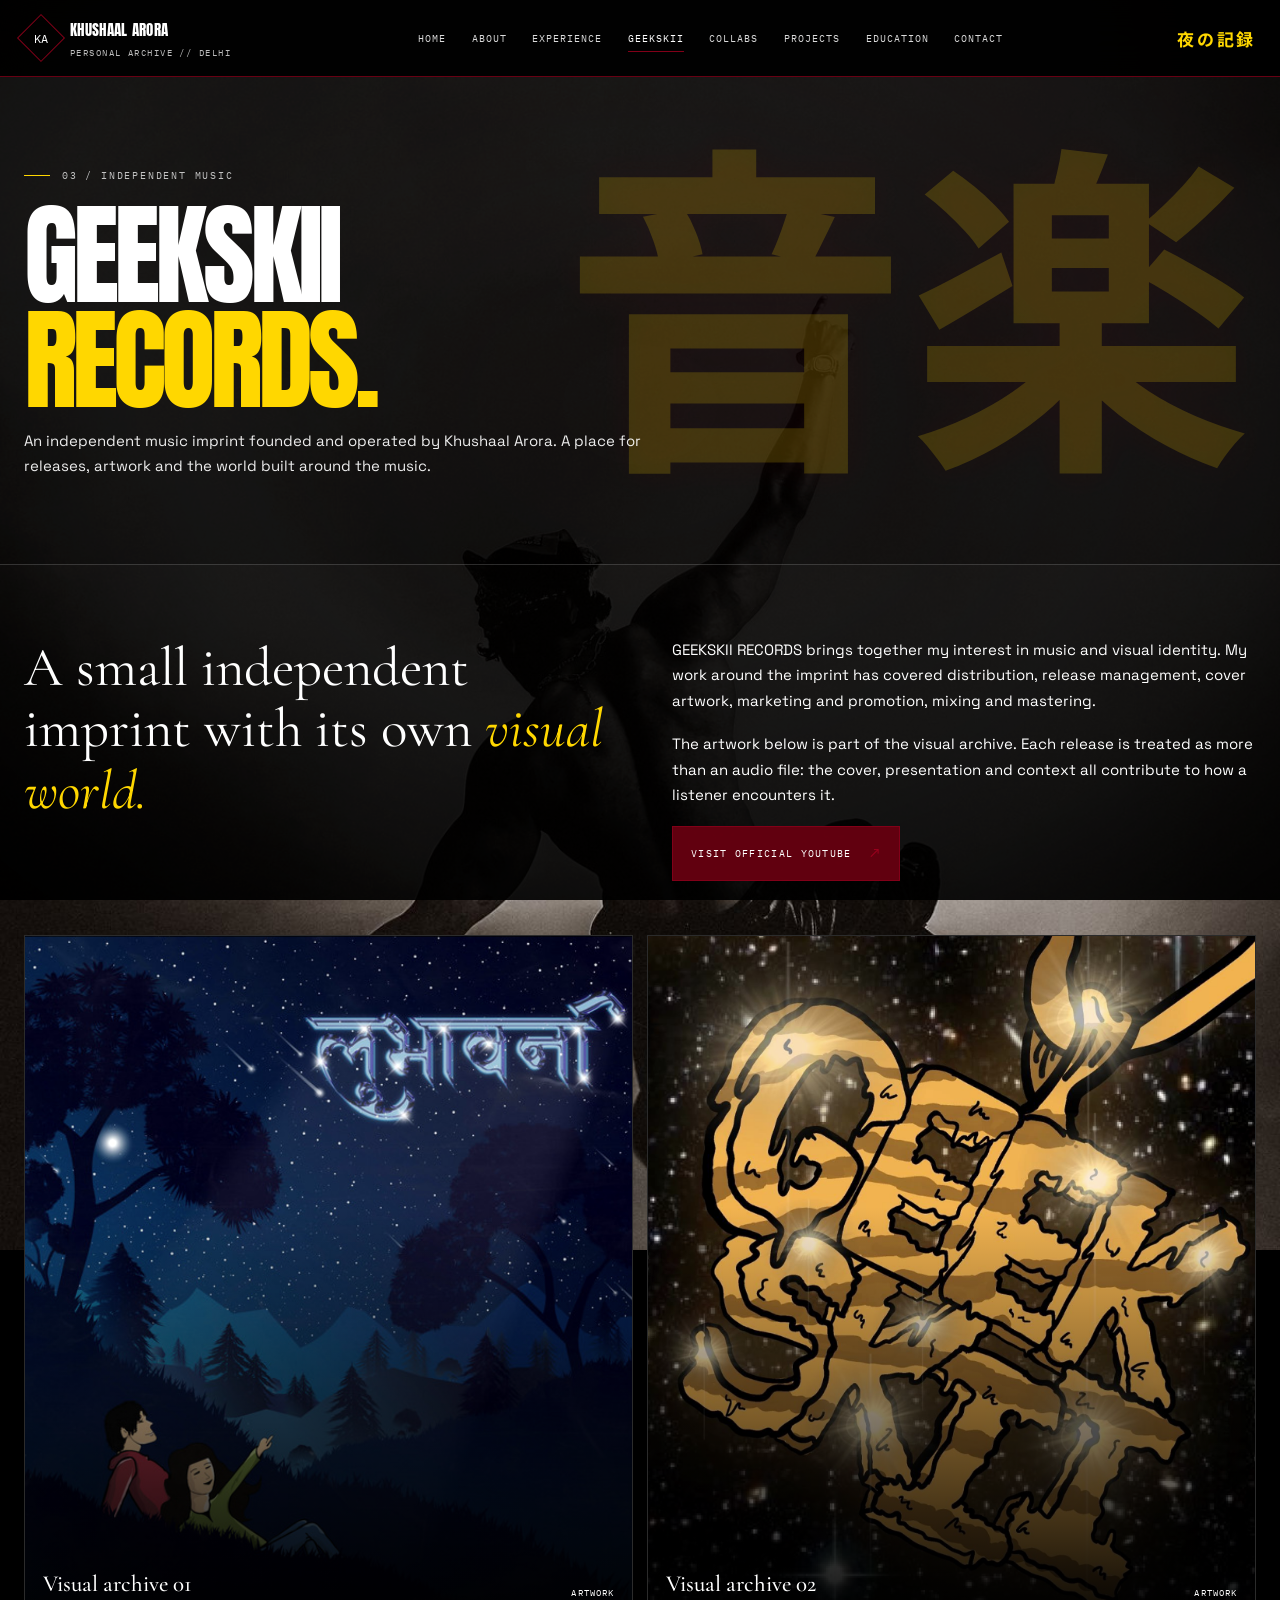
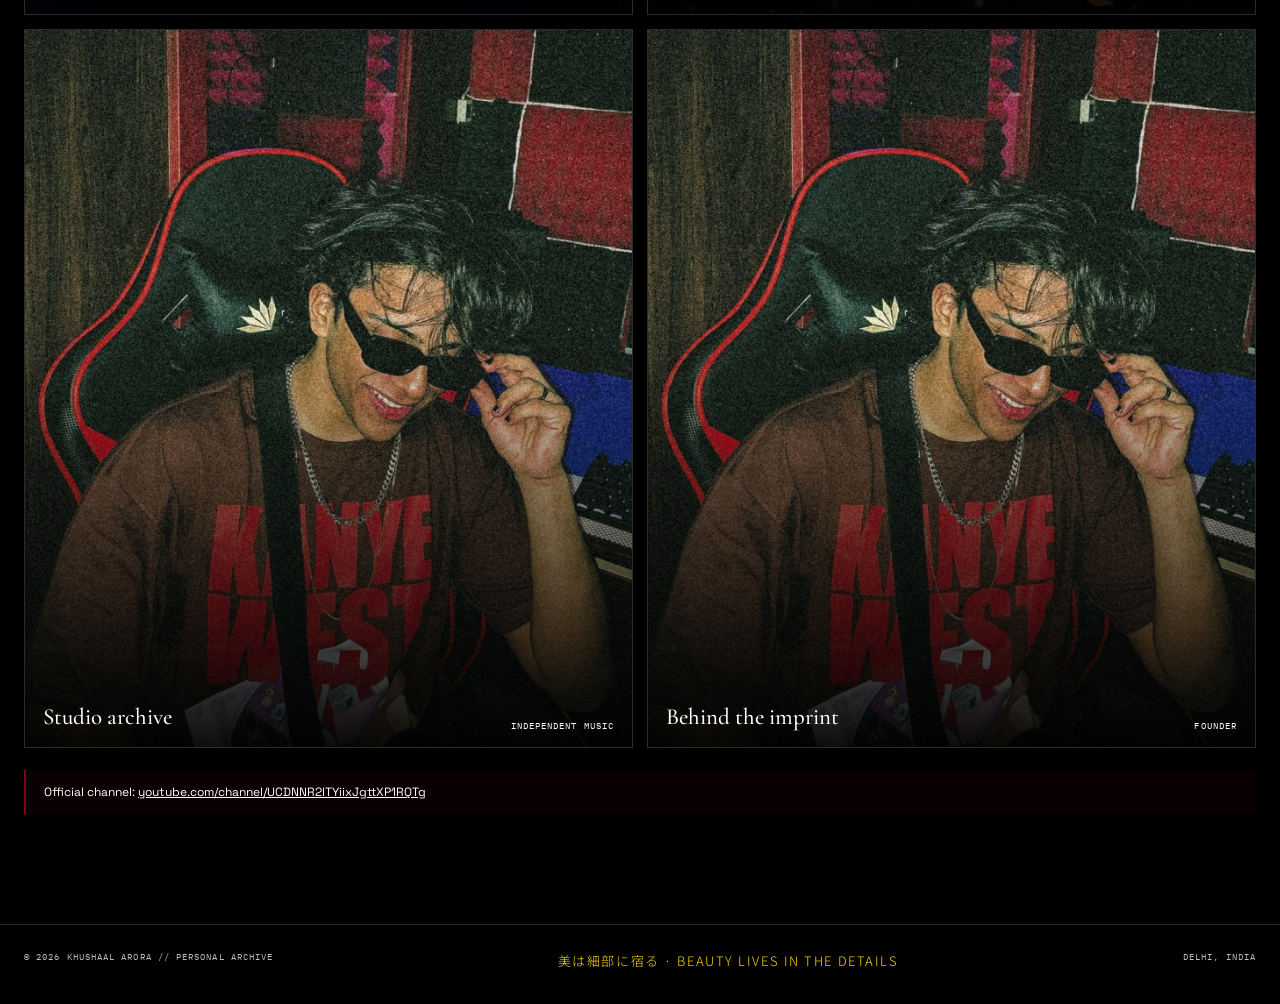
<file: geekskii.html>
<!doctype html><html lang="en"><head><meta charset="utf-8"><meta name="viewport" content="width=device-width, initial-scale=1"><meta name="description" content="Khushaal Arora — multidisciplinary creative portfolio."><meta name="theme-color" content="#000000"><title>GEEKSKII RECORDS | Khushaal Arora</title><link rel="stylesheet" href="style.css"></head><body><header class="site-nav"><div class="wrap nav-inner"><a class="brand" href="index.html" aria-label="Khushaal Arora home"><span class="brand-mark"><span>KA</span></span><span><span class="brand-name">KHUSHAAL ARORA</span><span class="brand-sub">PERSONAL ARCHIVE // DELHI</span></span></a><nav class="nav-links" aria-label="Main navigation"><a class="" href="index.html">Home</a><a class="" href="about.html">About</a><a class="" href="experience.html">Experience</a><a class="active" href="geekskii.html">GEEKSKII</a><a class="" href="collaborations.html">Collabs</a><a class="" href="projects.html">Projects</a><a class="" href="education.html">Education</a><a class="" href="contact.html">Contact</a></nav><span class="nav-jp">夜の記録</span></div></header><main><section class="page-hero" data-jp="音楽"><div class="wrap"><div class="eyebrow">03 / INDEPENDENT MUSIC</div><h1 class="display">GEEKSKII<br><span class="red">RECORDS.</span></h1><p>An independent music imprint founded and operated by Khushaal Arora. A place for releases, artwork and the world built around the music.</p></div></section><section class="page-content"><div class="wrap"><div class="two-col" style="margin-bottom:54px"><div class="intro-quote">A small independent imprint with its own <em>visual world.</em></div><div class="body-copy"><p>GEEKSKII RECORDS brings together my interest in music and visual identity. My work around the imprint has covered distribution, release management, cover artwork, marketing and promotion, mixing and mastering.</p><p>The artwork below is part of the visual archive. Each release is treated as more than an audio file: the cover, presentation and context all contribute to how a listener encounters it.</p><a class="btn btn-solid" href="https://www.youtube.com/channel/UCDNNR2lTYiixJgttXP1RQTg" target="_blank" rel="noopener">Visit official YouTube</a></div></div><div class="gallery"><div class="gallery-item g-6"><img src="assets/geekskii-artwork-01.png" alt="GEEKSKII RECORDS visual artwork 1"><div class="gallery-caption"><strong>Visual archive 01</strong><span>Artwork</span></div></div><div class="gallery-item g-6"><img src="assets/geekskii-artwork-02.png" alt="GEEKSKII RECORDS visual artwork 2"><div class="gallery-caption"><strong>Visual archive 02</strong><span>Artwork</span></div></div><div class="gallery-item g-6"><img src="assets/geekskii-artwork-03.jpg" alt="GEEKSKII RECORDS visual archive photograph"><div class="gallery-caption"><strong>Studio archive</strong><span>Independent music</span></div></div><div class="gallery-item g-6"><img src="assets/studio-portrait.jpg" alt="Khushaal in his studio"><div class="gallery-caption"><strong>Behind the imprint</strong><span>Founder</span></div></div></div><div class="note">Official channel: <a href="https://www.youtube.com/channel/UCDNNR2lTYiixJgttXP1RQTg" target="_blank" rel="noopener" style="color:white;text-decoration:underline">youtube.com/channel/UCDNNR2lTYiixJgttXP1RQTg</a></div></div></section></main><footer class="site-footer"><div class="wrap footer-inner"><span>© 2026 KHUSHAAL ARORA // PERSONAL ARCHIVE</span><span class="jp">美は細部に宿る · Beauty lives in the details</span><span>DELHI, INDIA</span></div></footer></body></html>
</file>
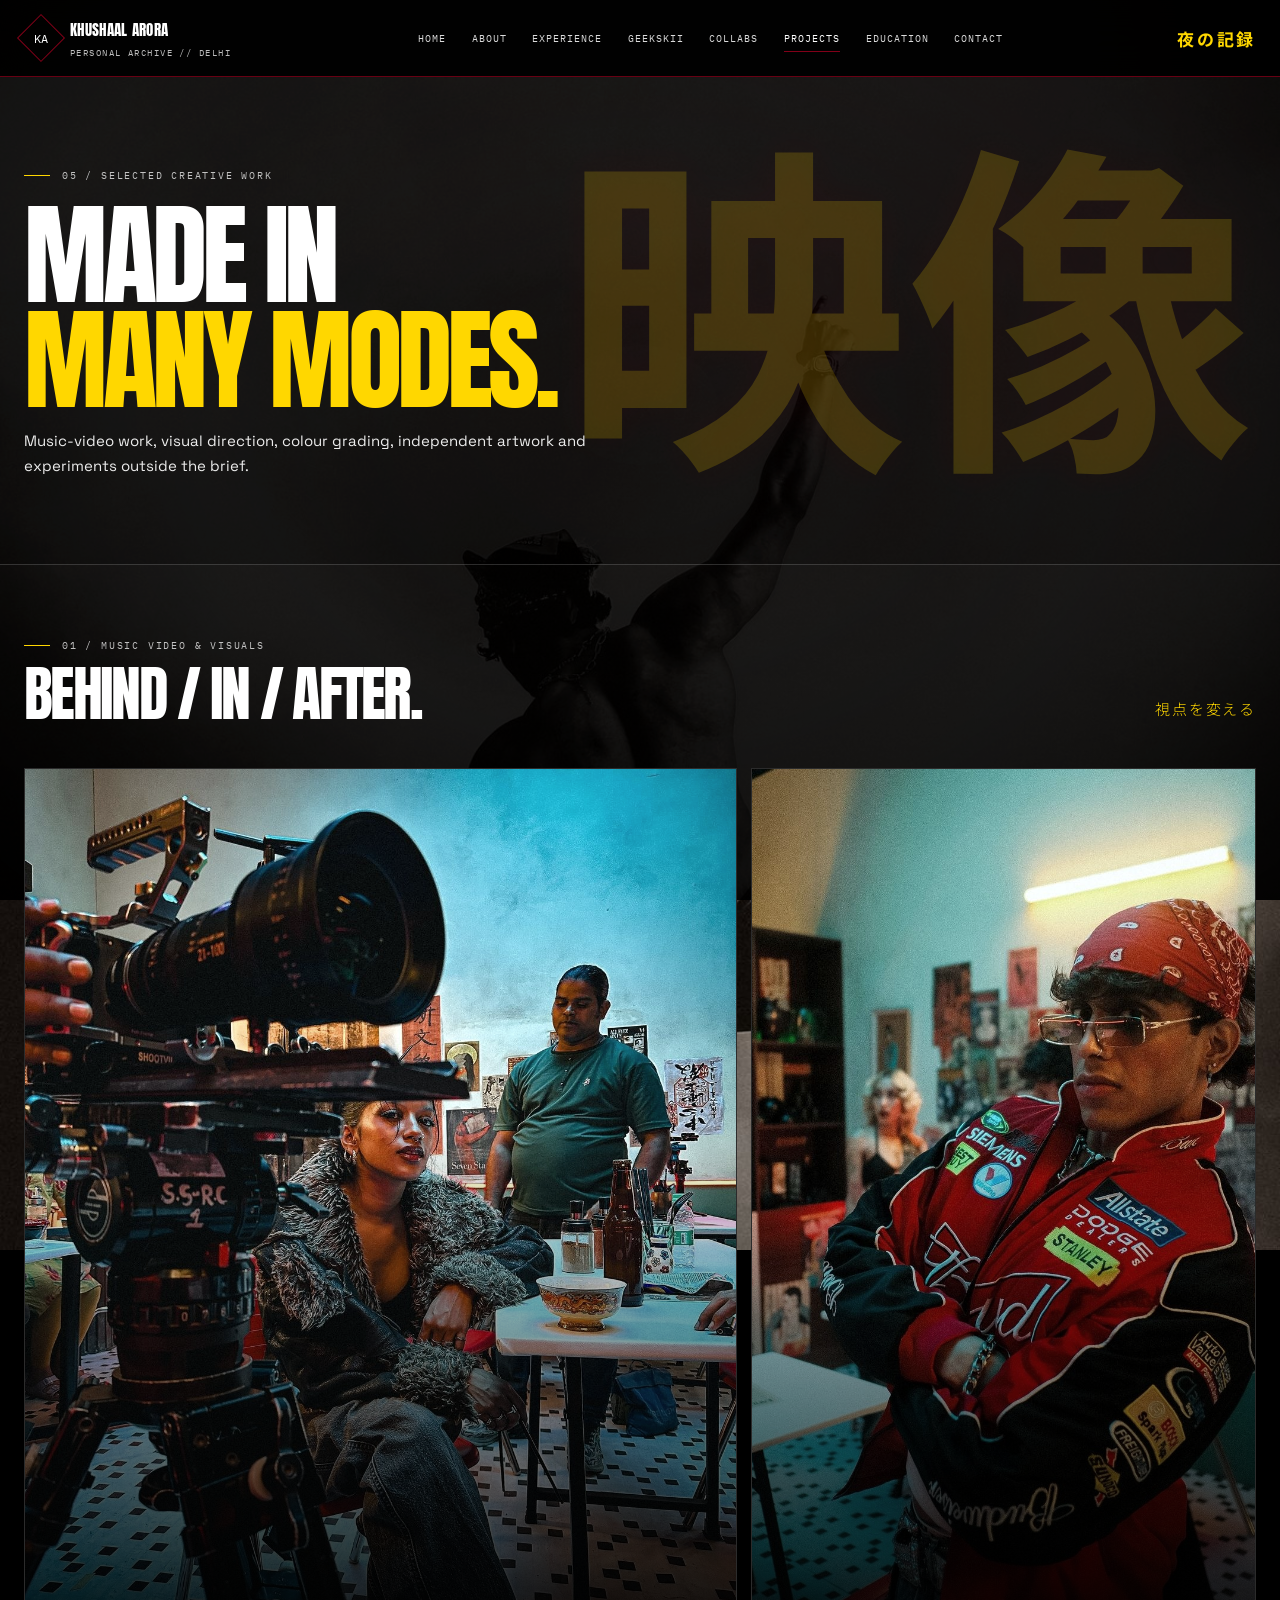
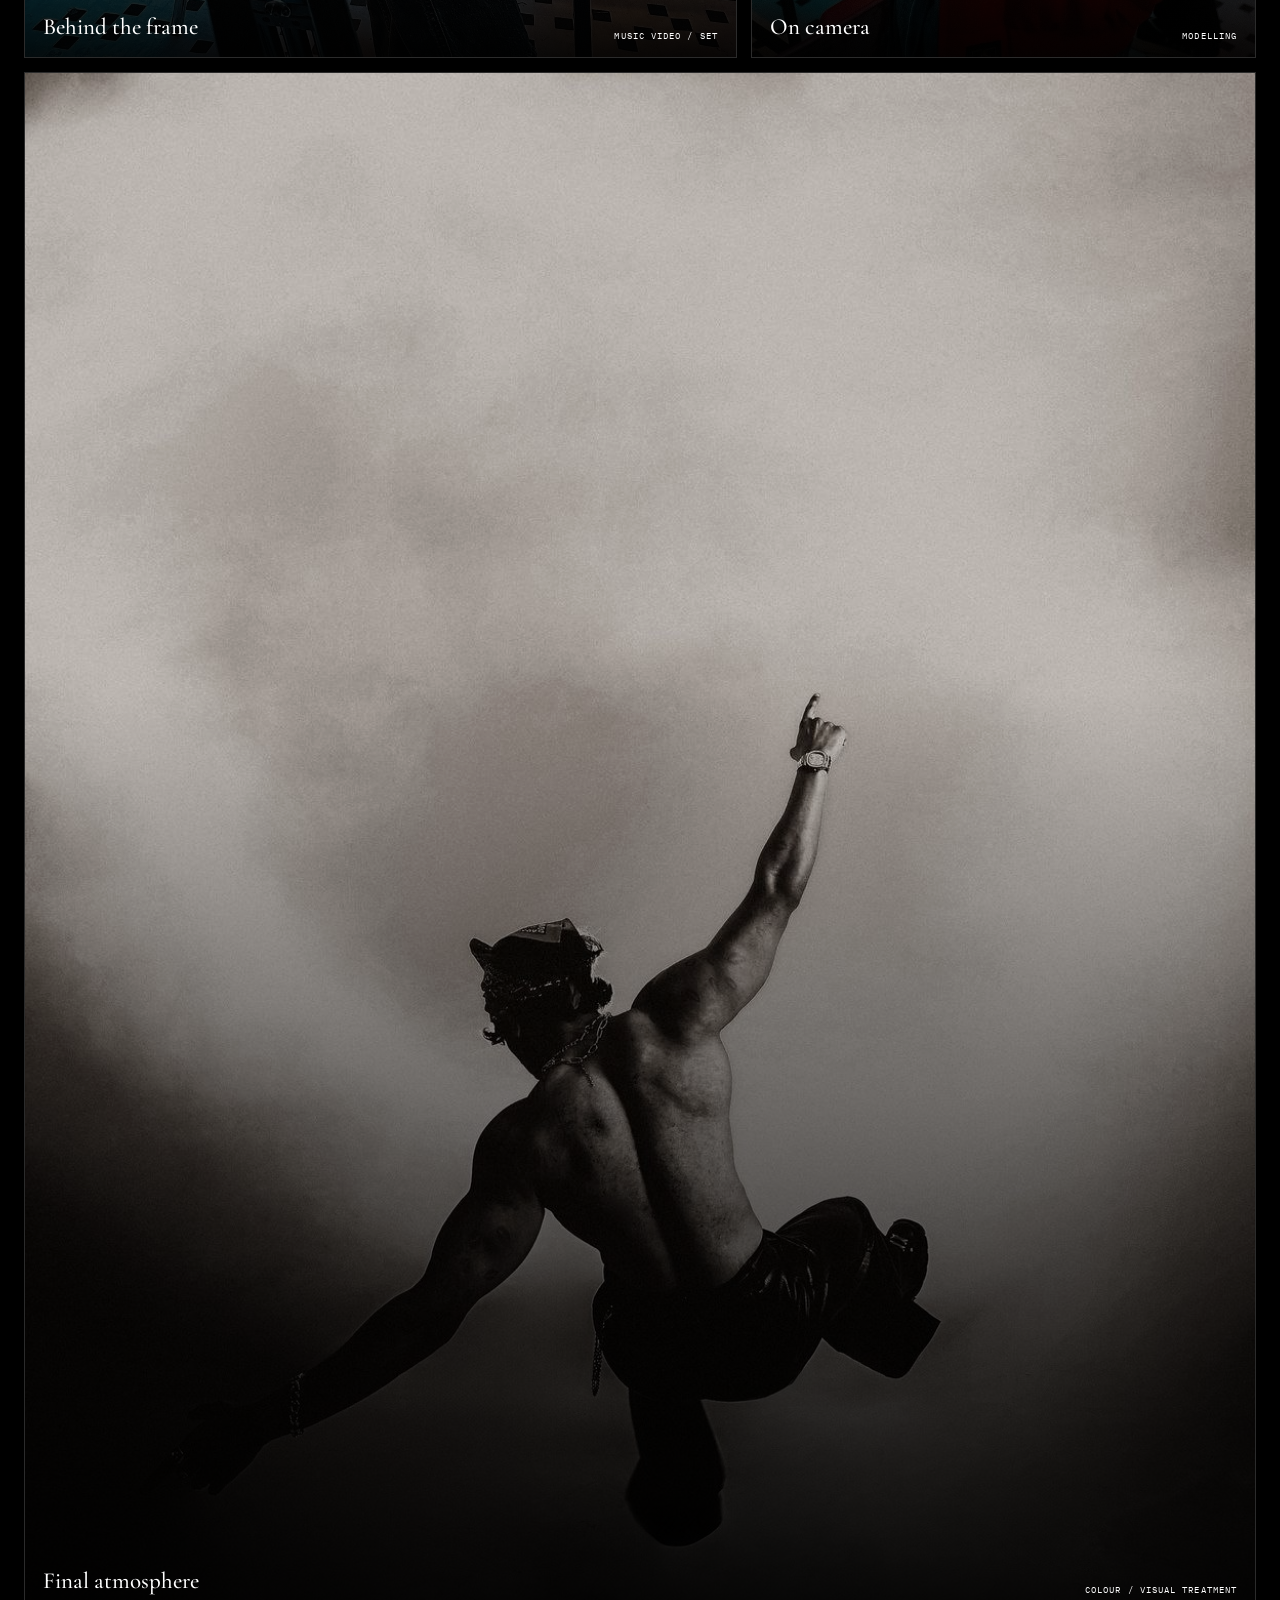
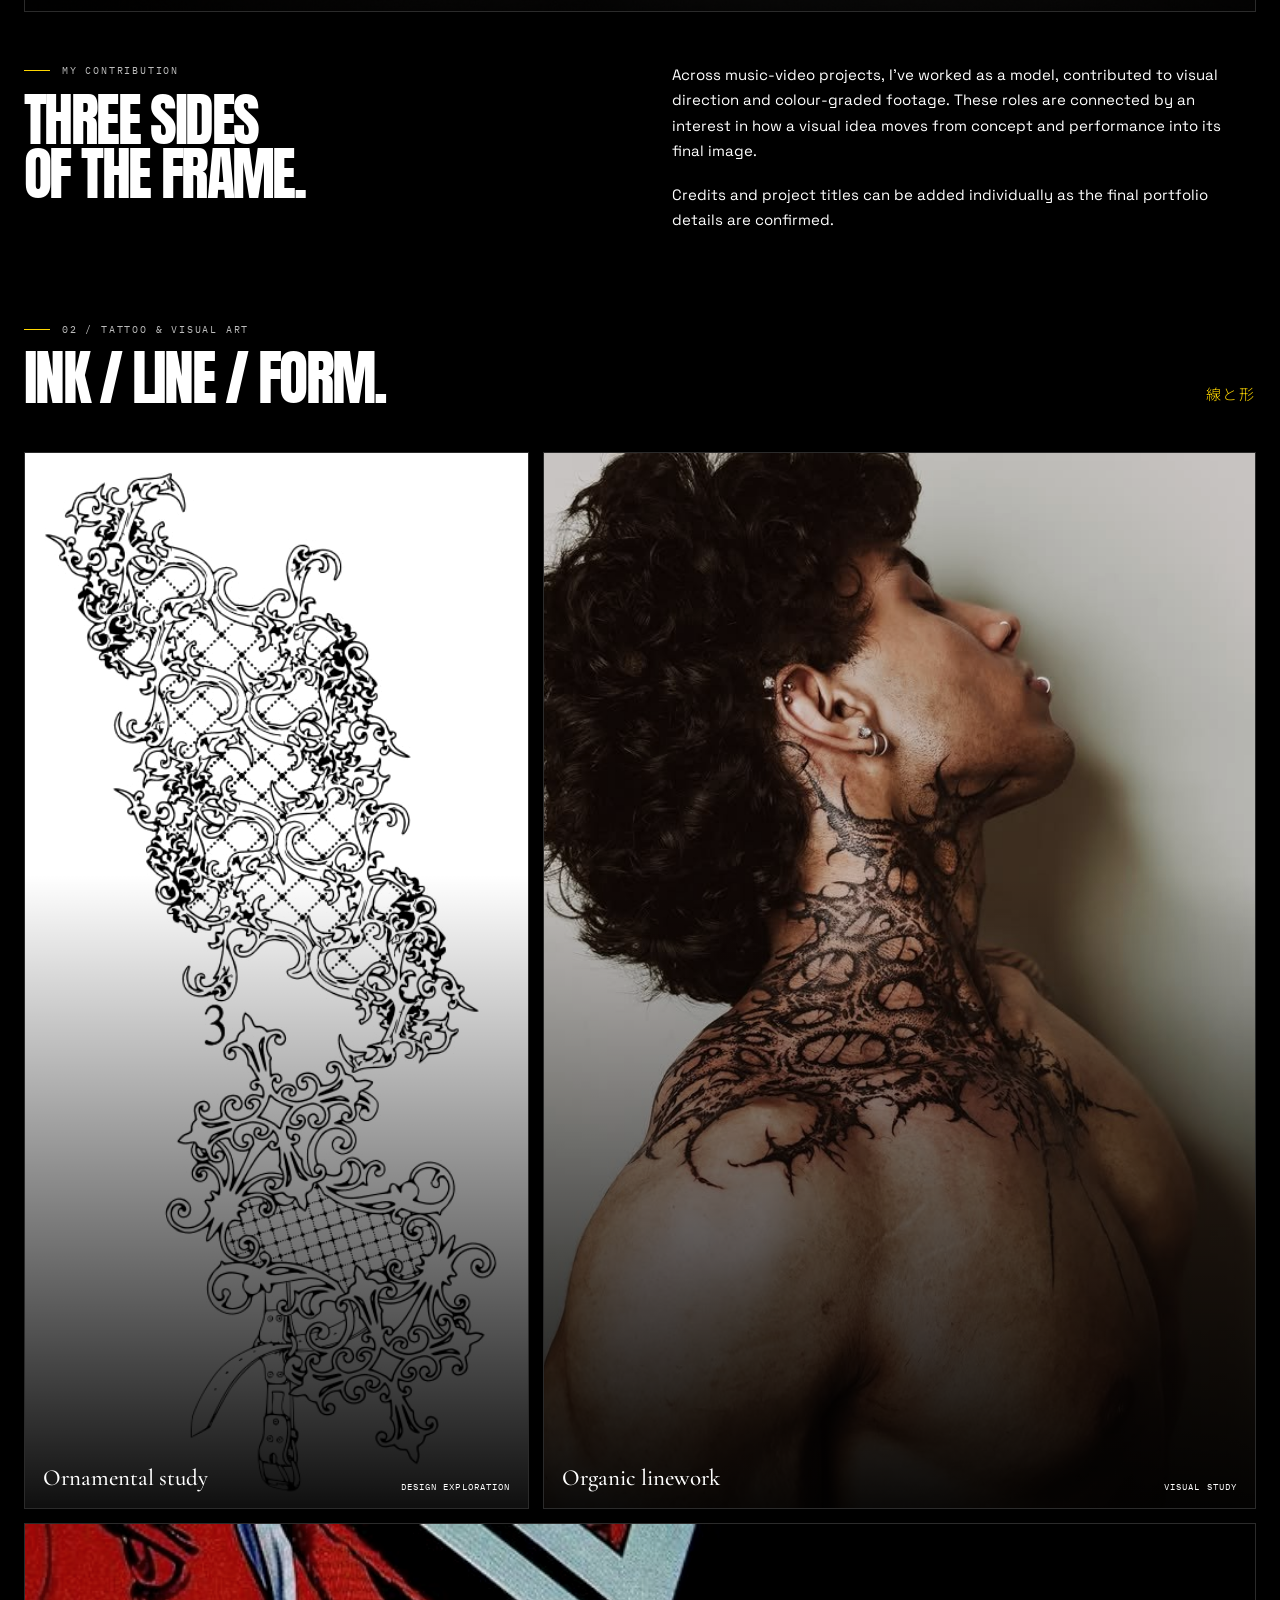
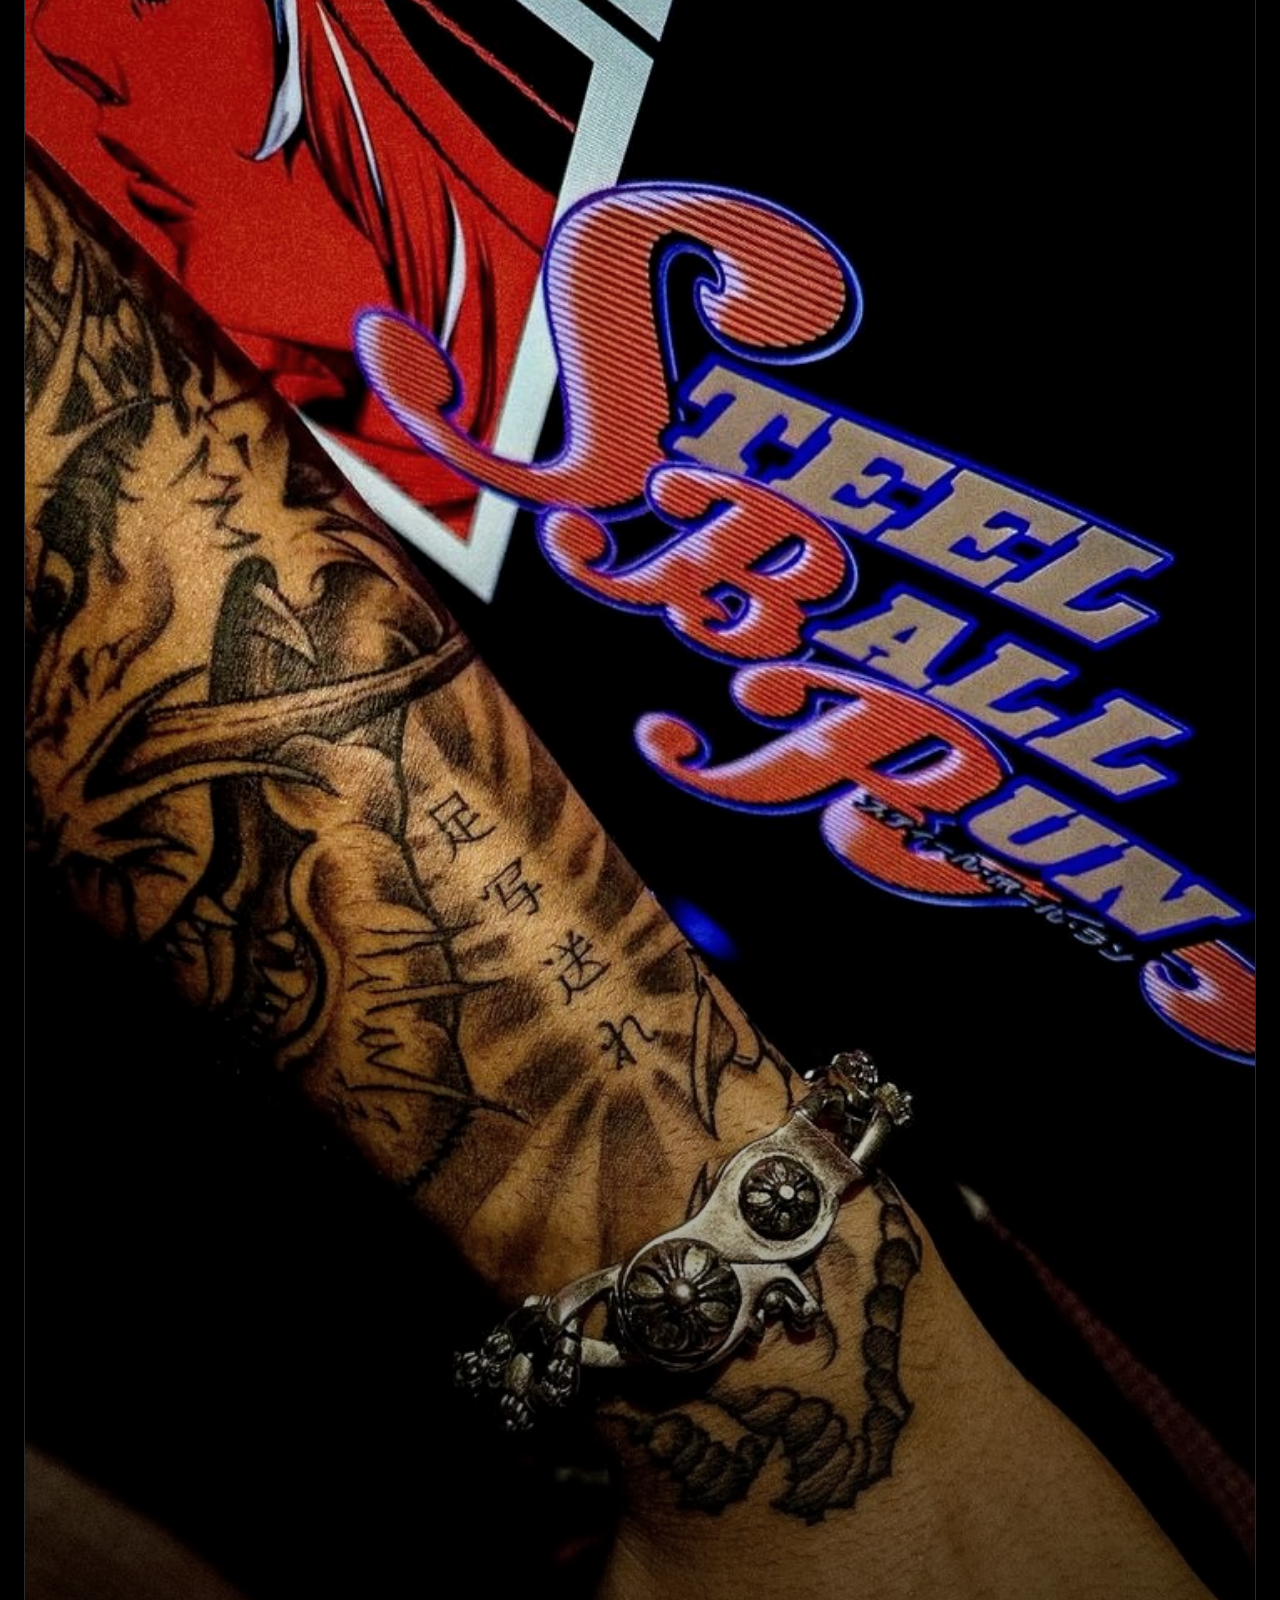
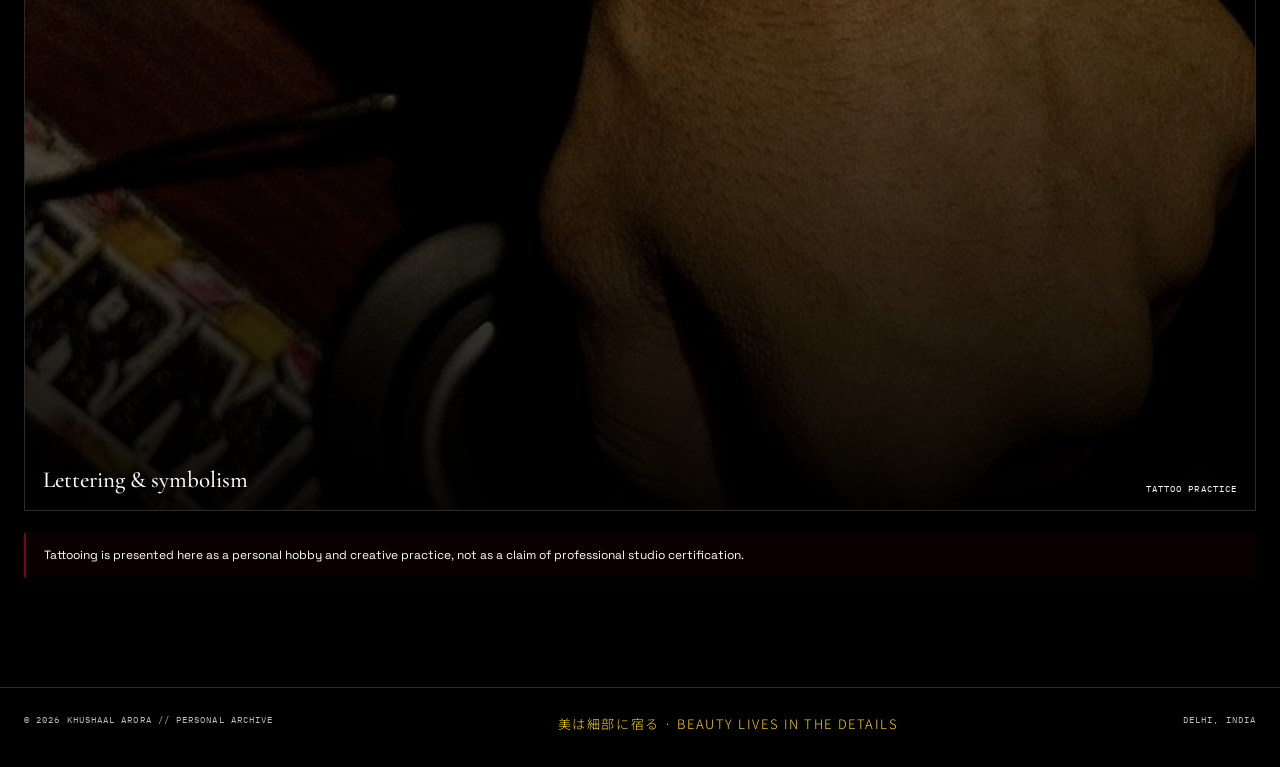
<file: projects.html>
<!doctype html><html lang="en"><head><meta charset="utf-8"><meta name="viewport" content="width=device-width, initial-scale=1"><meta name="description" content="Khushaal Arora — multidisciplinary creative portfolio."><meta name="theme-color" content="#000000"><title>Projects | Khushaal Arora</title><link rel="stylesheet" href="style.css"></head><body><header class="site-nav"><div class="wrap nav-inner"><a class="brand" href="index.html" aria-label="Khushaal Arora home"><span class="brand-mark"><span>KA</span></span><span><span class="brand-name">KHUSHAAL ARORA</span><span class="brand-sub">PERSONAL ARCHIVE // DELHI</span></span></a><nav class="nav-links" aria-label="Main navigation"><a class="" href="index.html">Home</a><a class="" href="about.html">About</a><a class="" href="experience.html">Experience</a><a class="" href="geekskii.html">GEEKSKII</a><a class="" href="collaborations.html">Collabs</a><a class="active" href="projects.html">Projects</a><a class="" href="education.html">Education</a><a class="" href="contact.html">Contact</a></nav><span class="nav-jp">夜の記録</span></div></header><main id="projects"><section class="page-hero" data-jp="映像"><div class="wrap"><div class="eyebrow">05 / SELECTED CREATIVE WORK</div><h1 class="display">MADE IN<br><span class="red">MANY MODES.</span></h1><p>Music-video work, visual direction, colour grading, independent artwork and experiments outside the brief.</p></div></section><section class="page-content"><div class="wrap"><div class="section-head"><div><div class="eyebrow">01 / MUSIC VIDEO & VISUALS</div><h2 class="display" style="font-size:clamp(34px,5vw,60px)">BEHIND / IN / AFTER.</h2></div><span class="jp red">視点を変える</span></div><div class="gallery"><div class="gallery-item g-7 tall"><img src="assets/video-bts-camera.jpg" alt="Behind-the-scenes film camera on a music video set"><div class="gallery-caption"><strong>Behind the frame</strong><span>Music video / Set</span></div></div><div class="gallery-item g-5 tall"><img src="assets/video-fashion-still.jpg" alt="Fashion-led music video still"><div class="gallery-caption"><strong>On camera</strong><span>Modelling</span></div></div><div class="gallery-item g-12 wide"><img src="assets/video-monochrome-still.jpg" alt="Monochrome cinematic movement still"><div class="gallery-caption"><strong>Final atmosphere</strong><span>Colour / Visual treatment</span></div></div></div><div class="two-col" style="margin:50px 0 70px"><div><div class="eyebrow">MY CONTRIBUTION</div><h2 class="display" style="font-size:clamp(34px,5vw,58px);margin:14px 0">THREE SIDES<br>OF THE FRAME.</h2></div><div class="body-copy"><p>Across music-video projects, I've worked as a model, contributed to visual direction and colour-graded footage. These roles are connected by an interest in how a visual idea moves from concept and performance into its final image.</p><p>Credits and project titles can be added individually as the final portfolio details are confirmed.</p></div></div><div class="section-head" id="tattoo"><div><div class="eyebrow">02 / TATTOO & VISUAL ART</div><h2 class="display" style="font-size:clamp(34px,5vw,60px)">INK / LINE / FORM.</h2></div><span class="jp red">線と形</span></div><div class="gallery"><div class="gallery-item g-5 tall"><img src="assets/tattoo-ornamental.png" alt="Ornamental tattoo design study"><div class="gallery-caption"><strong>Ornamental study</strong><span>Design exploration</span></div></div><div class="gallery-item g-7 tall"><img src="assets/tattoo-neck-study.jpg" alt="Tattoo reference and visual study"><div class="gallery-caption"><strong>Organic linework</strong><span>Visual study</span></div></div><div class="gallery-item g-12 wide"><img src="assets/tattoo-arm-study.jpg" alt="Tattoo and lettering visual study"><div class="gallery-caption"><strong>Lettering & symbolism</strong><span>Tattoo practice</span></div></div></div><div class="note">Tattooing is presented here as a personal hobby and creative practice, not as a claim of professional studio certification.</div></div></section></main><footer class="site-footer"><div class="wrap footer-inner"><span>© 2026 KHUSHAAL ARORA // PERSONAL ARCHIVE</span><span class="jp">美は細部に宿る · Beauty lives in the details</span><span>DELHI, INDIA</span></div></footer></body></html>
</file>
<file: style.css>
@import url('https://fonts.googleapis.com/css2?family=Anton&family=Cormorant+Garamond:wght@400;500;600;700&family=IBM+Plex+Mono:wght@400;500;600&family=Space+Grotesk:wght@300;400;500;600;700&family=Noto+Sans+JP:wght@300;400;500;700&display=swap');

:root{--black:#050505;--black-2:#0b090a;--panel:#100c0e;--panel-2:#171012;--red:#8b000d;--red-bright:#c0182a;--red-deep:#450008;--white:#f3efef;--muted:#aaa0a1;--line:rgba(211,190,192,.15);--line-red:rgba(183,14,34,.46);--display:'Monument Extended','Anton',Impact,sans-serif;--serif:'Cormorant Garamond',Georgia,serif;--sans:'Space Grotesk',Arial,sans-serif;--mono:'IBM Plex Mono',monospace;--jp:'Noto Sans JP',sans-serif;--max:1240px;}
*{box-sizing:border-box}html{scroll-behavior:smooth;scroll-padding-top:100px}body{margin:0;background:var(--black);color:var(--white);font-family:var(--sans);font-size:15px;line-height:1.7;overflow-x:hidden;cursor:url("data:image/svg+xml,%3Csvg xmlns='http://www.w3.org/2000/svg' width='30' height='30' viewBox='0 0 30 30'%3E%3Ccircle cx='15' cy='15' r='8' fill='none' stroke='%23c0182a' stroke-width='1.4'/%3E%3Cpath d='M15 1v8M15 21v8M1 15h8M21 15h8' stroke='%23f3efef' stroke-width='1'/%3E%3Ccircle cx='15' cy='15' r='1.5' fill='%23c0182a'/%3E%3C/svg%3E") 15 15,crosshair}body:before{content:"";position:fixed;inset:0;z-index:-2;pointer-events:none;background:radial-gradient(ellipse at 78% 10%,rgba(120,0,16,.18),transparent 34%),radial-gradient(ellipse at 8% 55%,rgba(75,0,10,.12),transparent 38%),linear-gradient(125deg,#050505 0%,#0a0708 48%,#090506 100%)}body:after{content:"";position:fixed;inset:0;z-index:20;pointer-events:none;opacity:.085;background-image:url("data:image/svg+xml,%3Csvg viewBox='0 0 180 180' xmlns='http://www.w3.org/2000/svg'%3E%3Cfilter id='n'%3E%3CfeTurbulence type='fractalNoise' baseFrequency='.92' numOctaves='3' stitchTiles='stitch'/%3E%3C/filter%3E%3Crect width='100%25' height='100%25' filter='url(%23n)' opacity='.32'/%3E%3C/svg%3E");mix-blend-mode:screen}
::selection{background:var(--red);color:white}a{color:inherit;text-decoration:none;cursor:url("data:image/svg+xml,%3Csvg xmlns='http://www.w3.org/2000/svg' width='30' height='30' viewBox='0 0 30 30'%3E%3Ccircle cx='15' cy='15' r='11' fill='none' stroke='%23c0182a' stroke-width='1.8'/%3E%3Ccircle cx='15' cy='15' r='2' fill='%23f3efef'/%3E%3C/svg%3E") 15 15,pointer}button{font:inherit}img{display:block;max-width:100%}.wrap{width:min(var(--max),calc(100% - 48px));margin-inline:auto}.eyebrow,.mono{font-family:var(--mono);font-size:10px;letter-spacing:.18em;text-transform:uppercase;color:var(--muted)}.eyebrow{display:flex;align-items:center;gap:12px}.eyebrow:before{content:"";width:26px;height:1px;background:var(--red-bright)}.jp{font-family:var(--jp);font-weight:300;letter-spacing:.12em}.jp-vertical{writing-mode:vertical-rl;text-orientation:mixed}.red{color:var(--red-bright)}.muted{color:var(--muted)}.serif{font-family:var(--serif);font-style:italic;font-weight:500}.display{font-family:var(--display);font-weight:400;letter-spacing:-.045em;text-transform:uppercase;line-height:.94}.section{padding:104px 0;border-top:1px solid var(--line)}.section-head{display:flex;align-items:flex-end;justify-content:space-between;gap:24px;margin-bottom:46px}.section-head h2{font-size:clamp(42px,7vw,86px);margin:12px 0 0}.section-index{color:var(--red-bright);font-family:var(--mono);font-size:11px;letter-spacing:.16em}.accent-line{height:1px;background:linear-gradient(90deg,var(--red),transparent);margin:24px 0}.btn{display:inline-flex;align-items:center;gap:18px;border:1px solid var(--line-red);padding:13px 18px;font-family:var(--mono);font-size:10px;letter-spacing:.13em;text-transform:uppercase;transition:background .25s,border-color .25s,transform .25s,color .25s}.btn:after{content:'↗';font-size:16px;color:var(--red-bright)}.btn:hover{background:var(--red);border-color:var(--red-bright);transform:translateY(-3px)}.btn-solid{background:var(--red);border-color:var(--red)}.btn-solid:hover{background:#a10b1b}.tag{display:inline-flex;border:1px solid var(--line);padding:6px 10px;margin:4px 5px 4px 0;color:#d6cfd0;font:10px var(--mono);letter-spacing:.07em;text-transform:uppercase}
/* custom cursor treatment: native precision cursor with CSS hover crosshair accent */
a:hover,button:hover{cursor:url("data:image/svg+xml,%3Csvg xmlns='http://www.w3.org/2000/svg' width='30' height='30' viewBox='0 0 30 30'%3E%3Ccircle cx='15' cy='15' r='11' fill='none' stroke='%23f3efef' stroke-width='1.5'/%3E%3Cpath d='M15 4v22M4 15h22' stroke='%23c0182a' stroke-width='1.2'/%3E%3C/svg%3E") 15 15,pointer}a:hover:after{transition:all .2s}.site-nav{position:sticky;top:0;z-index:50;background:rgba(5,5,5,.88);backdrop-filter:blur(18px);border-bottom:1px solid var(--line-red)}.nav-inner{min-height:76px;display:flex;align-items:center;justify-content:space-between;gap:24px}.brand{display:flex;align-items:center;gap:12px;min-width:220px}.brand-mark{width:34px;height:34px;border:1px solid var(--red-bright);display:grid;place-items:center;color:var(--red-bright);font:12px var(--mono);transform:rotate(45deg)}.brand-mark span{transform:rotate(-45deg)}.brand-name{font:15px var(--display);letter-spacing:.02em}.brand-sub{display:block;color:var(--muted);font:9px var(--mono);letter-spacing:.16em;margin-top:3px}.nav-links{display:flex;align-items:center;gap:clamp(10px,2vw,26px);flex-wrap:wrap;justify-content:flex-end}.nav-links a{font:10px var(--mono);color:#c5bfc0;letter-spacing:.1em;text-transform:uppercase;padding:9px 0;position:relative}.nav-links a:before{content:'';position:absolute;left:0;bottom:2px;width:0;height:1px;background:var(--red-bright);transition:width .25s}.nav-links a:hover,.nav-links a.active{color:white}.nav-links a:hover:before,.nav-links a.active:before{width:100%}.nav-jp{color:var(--red-bright);font:10px var(--jp);white-space:nowrap}
.hero{min-height:calc(100vh - 76px);display:grid;grid-template-columns:1.06fr .94fr;align-items:center;gap:6vw;padding:68px 0 76px;position:relative}.hero:before{content:'夜';position:absolute;right:1%;top:7%;font:clamp(180px,28vw,420px) var(--jp);font-weight:300;color:rgba(139,0,13,.09);line-height:1;pointer-events:none}.hero-copy{position:relative;z-index:2}.hero-kicker{display:flex;gap:14px;align-items:center;margin-bottom:28px}.hero h1{font-size:clamp(58px,9.6vw,142px);margin:0 0 20px;max-width:760px}.hero h1 span{display:block;color:var(--red-bright)}.hero-role{border-left:2px solid var(--red);padding:4px 0 4px 16px;color:#e2dcdc;font-size:clamp(14px,1.6vw,19px);font-weight:500;letter-spacing:.08em;text-transform:uppercase;max-width:550px;line-height:1.55}.hero-intro{max-width:570px;color:#b9b0b1;font-size:15px;margin:26px 0 30px}.hero-actions{display:flex;gap:12px;flex-wrap:wrap}.hero-meta{display:flex;gap:26px;flex-wrap:wrap;margin-top:42px;color:var(--muted);font:10px var(--mono);letter-spacing:.1em;text-transform:uppercase}.hero-meta b{color:#eee;font-weight:500}.hero-art{position:relative;max-width:485px;justify-self:end;width:100%;padding:16px;border:1px solid var(--line-red);background:linear-gradient(145deg,rgba(139,0,13,.12),rgba(255,255,255,.015));box-shadow:0 35px 90px rgba(0,0,0,.55),0 0 55px rgba(139,0,13,.1)}.hero-art:before,.hero-art:after{content:'';position:absolute;width:90px;height:90px;pointer-events:none}.hero-art:before{top:-7px;left:-7px;border-top:2px solid var(--red-bright);border-left:2px solid var(--red-bright)}.hero-art:after{right:-7px;bottom:-7px;border-right:2px solid var(--red-bright);border-bottom:2px solid var(--red-bright)}.portrait-frame{aspect-ratio:4/5;overflow:hidden;background:#10090b;position:relative}.portrait-frame img{width:100%;height:100%;object-fit:cover;object-position:center 24%;filter:contrast(1.06) saturate(.82);transition:transform .9s cubic-bezier(.2,.7,.1,1),filter .5s}.hero-art:hover .portrait-frame img{transform:scale(1.035);filter:contrast(1.12) saturate(.98)}.portrait-frame:after{content:'';position:absolute;inset:55% 0 0;background:linear-gradient(transparent,rgba(0,0,0,.72));pointer-events:none}.portrait-label{position:absolute;bottom:24px;left:25px;right:25px;z-index:2;display:flex;justify-content:space-between;align-items:end}.portrait-label strong{font:clamp(20px,3vw,30px) var(--serif);font-weight:500}.portrait-label small{font:9px var(--mono);color:#ddd;letter-spacing:.13em}.frame-caption{display:flex;justify-content:space-between;padding:13px 2px 0;color:var(--muted);font:9px var(--mono);letter-spacing:.14em;text-transform:uppercase}.side-stamp{position:absolute;right:-36px;top:36px;color:var(--red-bright);font:10px var(--jp);writing-mode:vertical-rl;letter-spacing:.22em}.ticker{overflow:hidden;border-block:1px solid var(--line);background:#0b0708}.ticker-track{display:flex;width:max-content;animation:marquee 32s linear infinite;padding:18px 0;gap:30px}.ticker:hover .ticker-track{animation-play-state:paused}.ticker span{font:11px var(--mono);letter-spacing:.18em;color:#d3c7c8;text-transform:uppercase;white-space:nowrap}.ticker i{font-style:normal;color:var(--red-bright);font-size:17px}@keyframes marquee{to{transform:translateX(-50%)}}
/* content blocks */
.intro-grid{display:grid;grid-template-columns:.8fr 1.2fr;gap:7vw;align-items:start}.intro-quote{font:clamp(30px,4.3vw,55px)/1.12 var(--serif);color:#f2e9e9}.intro-quote em{color:var(--red-bright)}.body-copy{color:#bdb4b5;max-width:700px}.body-copy p{margin:0 0 18px}.stat-row{display:grid;grid-template-columns:repeat(3,1fr);gap:12px;margin-top:34px}.stat{border-top:1px solid var(--line-red);padding:17px 12px 10px 0}.stat strong{display:block;font:clamp(24px,3vw,38px) var(--serif);font-weight:500}.stat small{font:9px var(--mono);color:var(--muted);letter-spacing:.12em;text-transform:uppercase}.feature-grid{display:grid;grid-template-columns:repeat(3,1fr);gap:14px}.feature-card{min-height:250px;border:1px solid var(--line);background:linear-gradient(145deg,#130e10,#090808);padding:26px;position:relative;overflow:hidden;transition:transform .3s,border-color .3s}.feature-card:after{content:attr(data-mark);position:absolute;right:14px;bottom:-38px;font:130px var(--serif);color:rgba(139,0,13,.13);line-height:1}.feature-card:hover{transform:translateY(-7px);border-color:var(--red-bright)}.feature-card .n{font:10px var(--mono);color:var(--red-bright)}.feature-card h3{font:27px var(--serif);font-weight:500;margin:38px 0 10px}.feature-card p{color:var(--muted);font-size:13px;max-width:280px}.feature-card a{display:inline-block;margin-top:12px;color:#f3eeee;font:10px var(--mono);letter-spacing:.12em;text-transform:uppercase}.timeline{border-left:1px solid var(--line-red);margin-left:8px}.timeline-item{position:relative;padding:0 0 40px 34px;display:grid;grid-template-columns:190px 1fr;gap:30px}.timeline-item:before{content:'';position:absolute;left:-5px;top:7px;width:9px;height:9px;background:var(--red-bright);border-radius:50%;box-shadow:0 0 18px rgba(192,24,42,.6)}.timeline-date{font:10px var(--mono);color:var(--red-bright);letter-spacing:.12em;text-transform:uppercase}.timeline-item h3{margin:0 0 4px;font:clamp(23px,3vw,34px) var(--serif);font-weight:500}.timeline-item h4{margin:0 0 12px;color:#ded6d7;font-size:13px;font-weight:500}.timeline-item p{margin:0;color:var(--muted);max-width:750px;font-size:13px}.brand-cloud{display:flex;flex-wrap:wrap;gap:9px;margin-top:24px}.brand-cloud span{border:1px solid var(--line);padding:10px 13px;color:#ddd;font:11px var(--mono);letter-spacing:.06em;transition:all .2s}.brand-cloud span:hover{border-color:var(--red-bright);color:white;background:rgba(139,0,13,.16)}
.gallery{display:grid;grid-template-columns:repeat(12,1fr);gap:14px}.gallery-item{position:relative;overflow:hidden;border:1px solid var(--line);background:#100b0c;min-height:220px}.gallery-item img{width:100%;height:100%;min-height:260px;object-fit:cover;filter:contrast(1.03) saturate(.82);transition:transform .7s cubic-bezier(.2,.7,.1,1),filter .4s}.gallery-item:hover img{transform:scale(1.055);filter:contrast(1.12) saturate(1.05)}.gallery-item:after{content:'';position:absolute;inset:40% 0 0;background:linear-gradient(transparent,rgba(0,0,0,.84))}.gallery-caption{position:absolute;z-index:2;left:18px;right:18px;bottom:16px;display:flex;align-items:end;justify-content:space-between;gap:12px}.gallery-caption strong{font:23px var(--serif);font-weight:500}.gallery-caption span{font:9px var(--mono);color:#d2c6c7;text-transform:uppercase;letter-spacing:.12em}.g-7{grid-column:span 7}.g-5{grid-column:span 5}.g-4{grid-column:span 4}.g-8{grid-column:span 8}.g-6{grid-column:span 6}.g-12{grid-column:span 12}.tall img{min-height:460px}.wide img{min-height:320px}.gallery-note{border:1px solid var(--line-red);padding:28px;background:linear-gradient(145deg,rgba(139,0,13,.15),rgba(0,0,0,.3));display:flex;flex-direction:column;justify-content:space-between;min-height:260px}.gallery-note strong{font:clamp(27px,3vw,42px)/1.1 var(--serif);font-weight:500}.gallery-note p{color:var(--muted);font-size:13px}
.skills-layout{display:grid;grid-template-columns:1fr 1fr;gap:50px}.skills-layout h3{font:30px var(--serif);font-weight:500;margin:0 0 20px}.skill-list{display:flex;flex-wrap:wrap;gap:9px}.skill-list span{padding:10px 13px;border:1px solid var(--line);font:10px var(--mono);color:#ddd;letter-spacing:.06em}.contact-panel{border:1px solid var(--line-red);padding:clamp(28px,6vw,70px);background:radial-gradient(ellipse at 90% 0,rgba(139,0,13,.2),transparent 45%),#0b0809;position:relative;overflow:hidden}.contact-panel:after{content:'終';position:absolute;right:3%;bottom:-30%;font:clamp(180px,28vw,360px) var(--jp);color:rgba(139,0,13,.1);pointer-events:none}.contact-panel h2{font-size:clamp(50px,9vw,112px);margin:12px 0 22px;position:relative;z-index:1}.contact-links{display:flex;gap:12px;flex-wrap:wrap;position:relative;z-index:1}.contact-links a{border-bottom:1px solid var(--line-red);padding:12px 0;margin-right:22px;font:11px var(--mono);letter-spacing:.08em}.contact-links a:hover{color:var(--red-bright)}.site-footer{border-top:1px solid var(--line);padding:26px 0 34px;color:var(--muted);font:9px var(--mono);letter-spacing:.12em;text-transform:uppercase}.footer-inner{display:flex;justify-content:space-between;gap:16px;flex-wrap:wrap}
/* inner page masthead */
.page-hero{padding:90px 0 70px;position:relative;overflow:hidden;border-bottom:1px solid var(--line)}.page-hero:after{content:attr(data-jp);position:absolute;right:5%;top:-45px;font:clamp(130px,22vw,290px) var(--jp);color:rgba(139,0,13,.1);pointer-events:none}.page-hero h1{font-size:clamp(54px,9vw,112px);margin:18px 0 14px;position:relative;z-index:1}.page-hero p{max-width:620px;color:var(--muted);position:relative;z-index:1}.page-content{padding:72px 0 110px}.two-col{display:grid;grid-template-columns:1fr 1fr;gap:5vw}.info-panel{border:1px solid var(--line);background:var(--panel);padding:28px}.info-panel h3{font:28px var(--serif);font-weight:500;margin:4px 0 12px}.info-panel p{color:var(--muted);font-size:13px}.education-card{padding:28px;border:1px solid var(--line);background:linear-gradient(130deg,#110c0e,#090707);margin-bottom:14px;display:grid;grid-template-columns:130px 1fr;gap:28px}.education-card .year{font:11px var(--mono);color:var(--red-bright)}.education-card h3{font:26px var(--serif);font-weight:500;margin:0}.education-card p{margin:5px 0 0;color:var(--muted);font-size:13px}.note{border-left:2px solid var(--red);padding:12px 18px;background:rgba(139,0,13,.08);color:#c5babb;font-size:12px;margin-top:22px}
/* progressive scroll reveal, no scripting */
@supports (animation-timeline:view()){.reveal{animation:rise linear both;animation-timeline:view();animation-range:entry 0% entry 22%}@keyframes rise{from{opacity:.25;transform:translateY(24px)}to{opacity:1;transform:translateY(0)}}}
@media(max-width:950px){.nav-inner{align-items:flex-start;padding:16px 0;flex-direction:column;gap:12px}.nav-links{justify-content:flex-start;gap:15px}.hero{grid-template-columns:1fr  .8fr;gap:28px}.hero h1{font-size:clamp(58px,10vw,100px)}.side-stamp{right:-23px}.feature-grid{grid-template-columns:1fr 1fr}}
@media(max-width:700px){.wrap{width:min(100% - 32px,var(--max))}.section{padding:72px 0}.nav-inner{min-height:0}.brand{min-width:0}.nav-links{gap:9px 15px}.nav-links a{font-size:9px}.nav-jp{display:none}.hero{min-height:auto;padding:62px 0 54px;grid-template-columns:1fr}.hero h1{font-size:clamp(58px,16vw,100px)}.hero-art{justify-self:center;max-width:420px;margin-top:16px}.hero:before{top:25%;right:-7%}.hero-meta{margin-top:28px}.intro-grid,.skills-layout,.two-col{grid-template-columns:1fr;gap:28px}.feature-grid{grid-template-columns:1fr}.feature-card{min-height:210px}.section-head{align-items:flex-start;flex-direction:column;margin-bottom:30px}.timeline-item{grid-template-columns:1fr;gap:8px;padding-left:24px}.gallery{grid-template-columns:1fr 1fr;gap:9px}.g-7,.g-5,.g-4,.g-8,.g-6,.g-12{grid-column:span 1}.g-12{grid-column:span 2}.gallery-item img{min-height:230px}.tall img{min-height:320px}.wide img{min-height:260px}.stat-row{gap:8px}.education-card{grid-template-columns:1fr;gap:8px;padding:20px}.page-hero{padding:62px 0 48px}.page-content{padding:48px 0 76px}.contact-panel{padding:28px}.footer-inner{flex-direction:column}}
@media(max-width:420px){.gallery{grid-template-columns:1fr}.g-12{grid-column:span 1}.gallery-item img,.tall img,.wide img{min-height:280px}.hero-actions .btn{width:100%;justify-content:space-between}.brand-sub{font-size:8px}}
@media(prefers-reduced-motion:reduce){*,*:before,*:after{scroll-behavior:auto!important;animation-duration:.01ms!important;animation-iteration-count:1!important;transition-duration:.01ms!important}}


/* KHUSHAAL NOIR REVISION 02 - OLED BLACK / BLOOD / LARGE JAPANESE */
:root{
  --black:#000000;
  --black-2:#020202;
  --panel:rgba(0,0,0,.88);
  --panel-2:rgba(4,0,1,.92);
  --red:#61000f;
  --red-bright:#820018;
  --red-deep:#300007;
  --white:#ffffff;
  --muted:rgba(255,255,255,.78);
  --line:rgba(255,255,255,.17);
  --line-red:rgba(130,0,24,.68);
}
html,body{background-color:#000000;color:#ffffff}
body{
  color:#fff;
  background-color:#000;
  background-image:
    linear-gradient(180deg,rgba(0,0,0,.77) 0%,rgba(0,0,0,.82) 48%,rgba(0,0,0,.88) 100%),
    radial-gradient(ellipse at 76% 22%,rgba(94,0,14,.18),transparent 48%),
    url("assets/portfolio-background.jpg");
  background-repeat:no-repeat;
  background-position:center center;
  background-size:cover;
  background-attachment:fixed;
}
body:before{
  background:radial-gradient(ellipse at 50% 45%,transparent 8%,rgba(0,0,0,.24) 72%,rgba(0,0,0,.55) 100%);
  z-index:0;
}
body:after{opacity:.055;mix-blend-mode:soft-light}
body>*{position:relative;z-index:1}
::selection{background:#820018;color:#fff}
body,.body-copy,.body-copy p,.hero-intro,.page-hero p,.info-panel p,.education-card p,.gallery-note p,.feature-card p,.note{color:#fff}
.eyebrow,.mono,.muted,.hero-meta,.brand-sub,.frame-caption,.site-footer{color:rgba(255,255,255,.74)}
.red,.section-index,.eyebrow:before,.btn:after,.nav-jp,.side-stamp,.feature-card .n,.education-card .year{color:#820018}
.btn{border-color:rgba(130,0,24,.78);color:#fff}
.btn:after{color:#9a001e}
.btn-solid{background:#61000f;border-color:#820018;color:#fff}
.btn:hover,.btn-solid:hover{background:#820018;border-color:#a00022;color:#fff}
.site-nav{background:rgba(0,0,0,.96);border-bottom-color:rgba(130,0,24,.8)}
.nav-links a{color:rgba(255,255,255,.86)}
.nav-links a:hover,.nav-links a.active{color:#fff}
.brand-mark{border-color:#820018;color:#fff}
.hero{isolation:isolate}
.hero:before{
  content:'夜の美学';
  position:absolute;right:-7%;top:3%;
  font-family:var(--jp);font-size:clamp(94px,15.5vw,230px);
  font-weight:700;letter-spacing:.03em;line-height:1;
  color:rgba(112,0,19,.34);white-space:nowrap;
  pointer-events:none;z-index:-1;
}
.hero:after{
  content:'美は闇の中に宿る';
  position:absolute;left:0;bottom:2%;
  font:700 clamp(28px,5.4vw,76px)/1 var(--jp);
  letter-spacing:.08em;color:rgba(120,0,20,.36);
  white-space:nowrap;pointer-events:none;z-index:-1;
}
.hero h1 span{color:#820018}
.hero-role{color:#fff;border-left-color:#820018}
.hero-intro{color:rgba(255,255,255,.91)}
.hero-meta b{color:#fff}
.hero-art{background:rgba(0,0,0,.76);border-color:rgba(130,0,24,.72);box-shadow:0 35px 90px rgba(0,0,0,.82),0 0 60px rgba(91,0,15,.12)}
.hero-art:before,.hero-art:after{border-color:#820018}
.portrait-label small,.gallery-caption span{color:#fff}
.side-stamp{font-size:15px;color:#9a001e}
.ticker{background:rgba(0,0,0,.86);border-color:rgba(130,0,24,.48)}
.ticker span{color:#fff}
.ticker i{color:#820018}
.section{border-top-color:rgba(255,255,255,.15)}
.intro-quote{color:#fff}
.intro-quote em{color:#820018}
.body-copy{color:rgba(255,255,255,.9)}
.stat small{color:rgba(255,255,255,.74)}
.feature-card,.info-panel,.education-card{background:rgba(0,0,0,.84);border-color:rgba(255,255,255,.16);backdrop-filter:blur(5px)}
.feature-card:hover{border-color:#820018}
.feature-card:after{color:rgba(130,0,24,.23)}
.gallery-item{background:#000;border-color:rgba(255,255,255,.17)}
.gallery-item:after{background:linear-gradient(transparent,rgba(0,0,0,.94))}
.gallery-caption strong{color:#fff}
.gallery-note,.contact-panel{background:rgba(0,0,0,.9);border-color:rgba(130,0,24,.7)}
.contact-panel:after{color:rgba(130,0,24,.22)}
.contact-links a{color:#fff;border-color:rgba(130,0,24,.7)}
.contact-links a:hover{color:#fff;border-color:#a00022}
.page-hero{background:rgba(0,0,0,.20)}
.page-hero:after{
  font-weight:700;color:rgba(118,0,20,.34);
  font-size:clamp(170px,27vw,370px);right:2%;top:-35px;
  text-shadow:0 0 34px rgba(90,0,14,.12);
}
.page-hero h1{color:#fff}
.page-hero h1 .red{color:#820018}
.page-hero p{color:rgba(255,255,255,.92)}
.education-card .year{color:#9a001e}
.note{background:rgba(70,0,12,.16);border-left-color:#820018;color:#fff}
.tag,.skill-list span,.brand-cloud span{color:#fff;border-color:rgba(255,255,255,.22)}
.jp{color:#fff}
.jp.red,.jp-vertical.red{color:#9a001e}
.nav-jp{font-size:17px;font-weight:700;letter-spacing:.16em}
.site-footer .jp{font-size:13px;color:rgba(255,255,255,.88)}
a,button,body{cursor:url("data:image/svg+xml,%3Csvg xmlns='http://www.w3.org/2000/svg' width='30' height='38' viewBox='0 0 30 38'%3E%3Cpath d='M15 1 C12 7 4 16 4 24a11 11 0 0 0 22 0C26 16 18 7 15 1Z' fill='%23790016' stroke='%23f7f4f4' stroke-width='1.2'/%3E%3Cpath d='M10 23c0-4 2-8 4-11' fill='none' stroke='%23fff' stroke-width='1.5' stroke-linecap='round' opacity='.85'/%3E%3C/svg%3E") 15 2, auto}
a:hover,button:hover,[role="button"]:hover{cursor:url("data:image/svg+xml,%3Csvg xmlns='http://www.w3.org/2000/svg' width='34' height='42' viewBox='0 0 34 42'%3E%3Cpath d='M17 1 C13 8 4 18 4 27a13 13 0 0 0 26 0C30 18 21 8 17 1Z' fill='%2390001b' stroke='%23fff' stroke-width='1.4'/%3E%3Cpath d='M10 26c0-5 3-10 5-13' fill='none' stroke='%23fff' stroke-width='1.8' stroke-linecap='round' opacity='.9'/%3E%3C/svg%3E") 17 2, pointer}
@media(max-width:700px){
  body{background-attachment:scroll;background-position:center 38%}
  .hero:before{font-size:clamp(78px,23vw,150px);right:-8%;top:0}
  .hero:after{font-size:clamp(22px,6.5vw,38px);bottom:-1%;left:-2%}
  .page-hero:after{font-size:clamp(155px,36vw,240px);right:-3%;top:8px}
}
@media(prefers-reduced-motion:reduce){body{background-attachment:scroll}}

/* GOLD CYBERPUNK ACCENT PASS: requested #FFD700 */
:root{--gold:#FFD700}
.hero h1 span,
.page-hero h1 .red,
.red,
.jp,
.jp.red,
.jp-vertical.red,
.nav-jp,
.side-stamp,
.section-index,
.hero-meta .jp,
.site-footer .jp{color:#FFD700 !important}
.hero:before{color:rgba(255,215,0,.19) !important}
.page-hero:after{color:rgba(255,215,0,.18) !important}
.contact-panel:after{color:rgba(255,215,0,.16) !important}
.feature-card:after{color:rgba(255,215,0,.14) !important}
.intro-quote em{color:#FFD700 !important}
.eyebrow:before{background:#FFD700}
.hero-role{border-left-color:#FFD700}

/* HOME: interactive creative cloud + reach / hiring banners */
.creative-cloud-section{padding-top:96px;padding-bottom:100px;overflow:hidden}
.cloud-heading{align-items:end}
.cloud-intro{max-width:330px;color:rgba(255,255,255,.78);font-size:13px}
.creative-cloud{position:relative;min-height:650px;margin:36px 0 54px;display:grid;grid-template-columns:repeat(6,1fr);grid-template-rows:repeat(4,1fr);gap:16px;isolation:isolate}
.cloud-orbit{position:absolute;left:50%;top:50%;border:1px solid rgba(255,215,0,.22);border-radius:50%;transform:translate(-50%,-50%);pointer-events:none;z-index:-1}
.orbit-one{width:min(660px,78vw);height:500px;transform:translate(-50%,-50%) rotate(-16deg)}
.orbit-two{width:min(880px,98vw);height:610px;transform:translate(-50%,-50%) rotate(18deg);border-color:rgba(255,255,255,.10)}
.cloud-core{grid-column:3/5;grid-row:2/4;align-self:center;justify-self:center;width:210px;height:210px;border-radius:50%;border:1px solid rgba(255,215,0,.72);background:radial-gradient(circle,#130f00 0%,#030303 70%);display:flex;flex-direction:column;align-items:center;justify-content:center;text-align:center;box-shadow:0 0 60px rgba(255,215,0,.10),inset 0 0 45px rgba(255,215,0,.06);z-index:2}
.cloud-core:before,.cloud-core:after{content:"";position:absolute;width:235px;height:235px;border:1px dashed rgba(255,215,0,.25);border-radius:50%;animation:cloud-spin 28s linear infinite}
.cloud-core:after{width:265px;height:265px;border-style:solid;border-color:rgba(255,255,255,.08);animation-direction:reverse;animation-duration:42s}
@keyframes cloud-spin{to{transform:rotate(360deg)}}
.cloud-core .cloud-kanji{font-size:36px;line-height:1;color:#FFD700;margin-bottom:10px}
.cloud-core strong{font:700 19px/1.1 var(--display);letter-spacing:.03em;color:#fff}
.cloud-core small{font:8px var(--mono);letter-spacing:.14em;color:rgba(255,255,255,.65);margin-top:10px}
.cloud-node{position:relative;z-index:3;min-height:125px;padding:18px 18px 16px;border:1px solid rgba(255,215,0,.38);background:rgba(0,0,0,.92);display:flex;flex-direction:column;justify-content:center;gap:5px;transition:transform .35s,border-color .35s,background .35s,box-shadow .35s;overflow:hidden}
.cloud-node:before{content:"";position:absolute;inset:0;background:linear-gradient(120deg,rgba(255,215,0,.10),transparent 55%);opacity:0;transition:opacity .35s;pointer-events:none}
.cloud-node:after{content:"↗";position:absolute;right:15px;top:10px;color:#FFD700;font:16px var(--mono);opacity:.7}
.cloud-node:hover,.cloud-node:focus-visible{transform:translateY(-7px) scale(1.025);border-color:#FFD700;background:#090800;box-shadow:0 14px 50px rgba(255,215,0,.13);outline:none}
.cloud-node:hover:before,.cloud-node:focus-visible:before{opacity:1}
.node-index{font:9px var(--mono);letter-spacing:.15em;color:#FFD700}
.cloud-node strong{font:700 clamp(15px,1.6vw,21px)/1.1 var(--sans);letter-spacing:.02em;color:#fff}
.node-jp{font-size:23px;line-height:1.15;color:#FFD700}
.cloud-node small{font:9px var(--mono);letter-spacing:.035em;color:rgba(255,255,255,.7)}
.node-tattoo{grid-column:1/3;grid-row:1/2;align-self:end;justify-self:end;width:min(100%,290px)}
.node-film{grid-column:5/7;grid-row:1/2;align-self:end;width:min(100%,300px)}
.node-music{grid-column:1/3;grid-row:3/4;align-self:center;justify-self:end;width:min(100%,290px)}
.node-education{grid-column:5/7;grid-row:3/4;align-self:center;width:min(100%,300px)}
.node-brands{grid-column:3/5;grid-row:4/5;align-self:start;justify-self:center;width:min(100%,330px)}
.reach-banner{position:relative;display:grid;grid-template-columns:1.7fr 1fr 1fr auto;align-items:center;gap:25px;padding:30px 34px;border:1px solid rgba(255,215,0,.55);background:#030303;overflow:hidden}
.reach-banner:before{content:"";position:absolute;inset:0;background:linear-gradient(100deg,rgba(255,215,0,.08),transparent 45%);pointer-events:none}
.reach-copy{display:flex;flex-direction:column;gap:8px;position:relative}
.reach-copy strong{font:700 clamp(20px,2.6vw,34px)/1.05 var(--display);color:#fff;letter-spacing:-.025em}
.reach-copy em{font-style:normal;color:#FFD700}
.reach-copy small{font:10px var(--mono);color:rgba(255,255,255,.65)}
.reach-stat{border-left:1px solid rgba(255,215,0,.4);padding-left:22px;display:flex;flex-direction:column;position:relative}
.reach-stat b{font:700 clamp(30px,4vw,48px)/1 var(--display);color:#FFD700}
.reach-stat span{font:9px var(--mono);letter-spacing:.16em;color:#fff;margin-top:8px}
.reach-jp{font-size:23px;color:#FFD700;writing-mode:vertical-rl;letter-spacing:.2em}
.hire-banner{position:relative;margin-top:18px;padding:44px 40px;border:1px solid rgba(255,255,255,.18);display:flex;align-items:center;justify-content:space-between;gap:30px;background:linear-gradient(105deg,#080600,#000 68%);overflow:hidden}
.hire-banner:after{content:"採用";position:absolute;right:18%;top:-55px;font:700 clamp(100px,18vw,230px) var(--jp);color:rgba(255,215,0,.07);pointer-events:none}
.hire-banner>div,.hire-banner>.btn{position:relative;z-index:1}
.hire-banner h2{font-size:clamp(30px,5vw,62px);margin:12px 0}
.hire-banner h2 .red{color:#FFD700}
.hire-banner p{font-size:12px;color:rgba(255,255,255,.78);margin:0;max-width:600px}
.hire-jp{position:absolute;right:28px;bottom:15px;color:rgba(255,215,0,.35);font-size:18px;writing-mode:vertical-rl}
@media(max-width:760px){.creative-cloud-section{padding:68px 0}.creative-cloud{min-height:0;display:grid;grid-template-columns:1fr 1fr;grid-template-rows:auto;gap:10px;margin:26px 0 34px}.cloud-orbit{display:none}.cloud-core{grid-column:1/3;grid-row:1;width:170px;height:170px;margin:0 auto 18px}.cloud-core:before{width:190px;height:190px}.cloud-core:after{width:215px;height:215px}.node-tattoo,.node-film,.node-music,.node-education,.node-brands{grid-column:auto;grid-row:auto;align-self:stretch;justify-self:stretch;width:auto;min-height:145px}.node-brands{grid-column:1/3;width:100%;min-height:125px}.cloud-node{padding:14px 12px}.cloud-node strong{font-size:15px}.cloud-node small{font-size:8px}.reach-banner{grid-template-columns:1fr 1fr;gap:20px;padding:24px 20px}.reach-copy{grid-column:1/3}.reach-jp{position:absolute;right:18px;top:24px}.reach-stat{padding-left:14px}.hire-banner{padding:28px 22px;align-items:flex-start;flex-direction:column}.hire-banner>.btn{width:100%;justify-content:center}.hire-jp{right:12px;bottom:10px}}
@media(max-width:420px){.creative-cloud{grid-template-columns:1fr}.cloud-core,.node-brands{grid-column:1}.cloud-node{min-height:120px}.reach-banner{gap:16px}.reach-stat b{font-size:32px}.reach-jp{display:none}}
</file>
